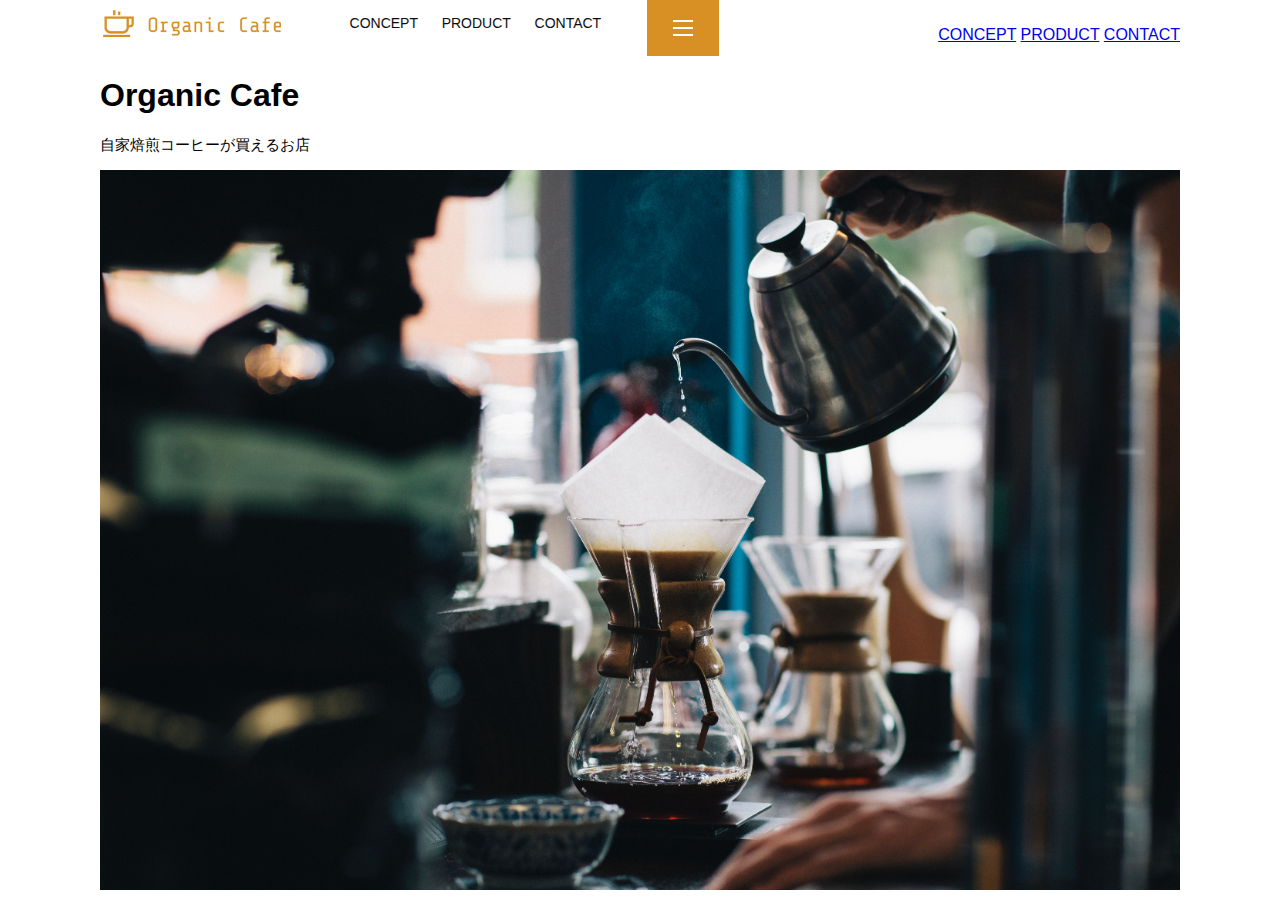
<file: kadai_013/index.html>
<!DOCTYPE html>
<html>
  <head>
    <title>Organic Cafe</title>
    <meta charset="UTF-8" />
    <meta
      name="description"
      content="自家焙煎のコーヒーがお家で楽しめるOrganic Cafe"
    />
    <meta name="viewport" content="width=device-width, initial-scale=1.0" />
    <link rel="stylesheet" href="style.css" />
  </head>
  <body>
    <!-- ヘッダー -->
    <header>
      <!-- ロゴ -->
      <a href="index.html" id="logo"
        ><img src="images/logo.png" alt="トップページに戻る"
      /></a>

      <!-- PC用ナビゲーション -->
      <nav id="nav-pc">
        <a href="index.html#concept">CONCEPT</a>
        <a href="index.html#product">PRODUCT</a>
        <a href="index.html#contact">CONTACT</a>
      </nav>

      <!--スマホ用-->
      <img id="menu-sp" src="images/button-menu.png" alt="ナビゲーションを開く" onclick="document.getElementById('nav-sp').style.display = 'block'">
      <!--スマホ用-->
      <nav id="nav-sp">
        <img id="close" src="images/button-close.png" alt="ナビゲーションを閉じる" onclick="document.getElementById('nav-sp').style.display = 'none'">
        <a id="logo-sp" href="index.html" onclick="document.getElementById('nav-sp').style.display = 'none'">
          <img src="images/logo-sp.png" alt="トップページに戻る"></a>
        <a class="menu" href="index.html#concept" onclick="document.getElementById('nav-sp').style.display = 'none'">CONCEPT</a>
        <a class="menu" href="index.html#product" onclick="document.getElementById('nav-sp').style.display = 'none'">PRODUCT</a>
        <a class="menu" href="index.html#contact" onclick="document.getElementById('nav-sp').style.display = 'none'">CONTACT</a>
      </nav>
    </header>
    <main>
      <article>
        <!-- メインビジュアル -->
        <section id="main-visual">
          <div id="main-message">
            <h1>Organic Cafe</h1>
            <p>自家焙煎コーヒーが買えるお店</p>
          </div>
          <img
            src="images/main-image.jpg"
            alt="コーヒーをハンドドリップで淹れる画像"
          />
        </section>
      </article>
    </main>
  </body>
</html>
</file>
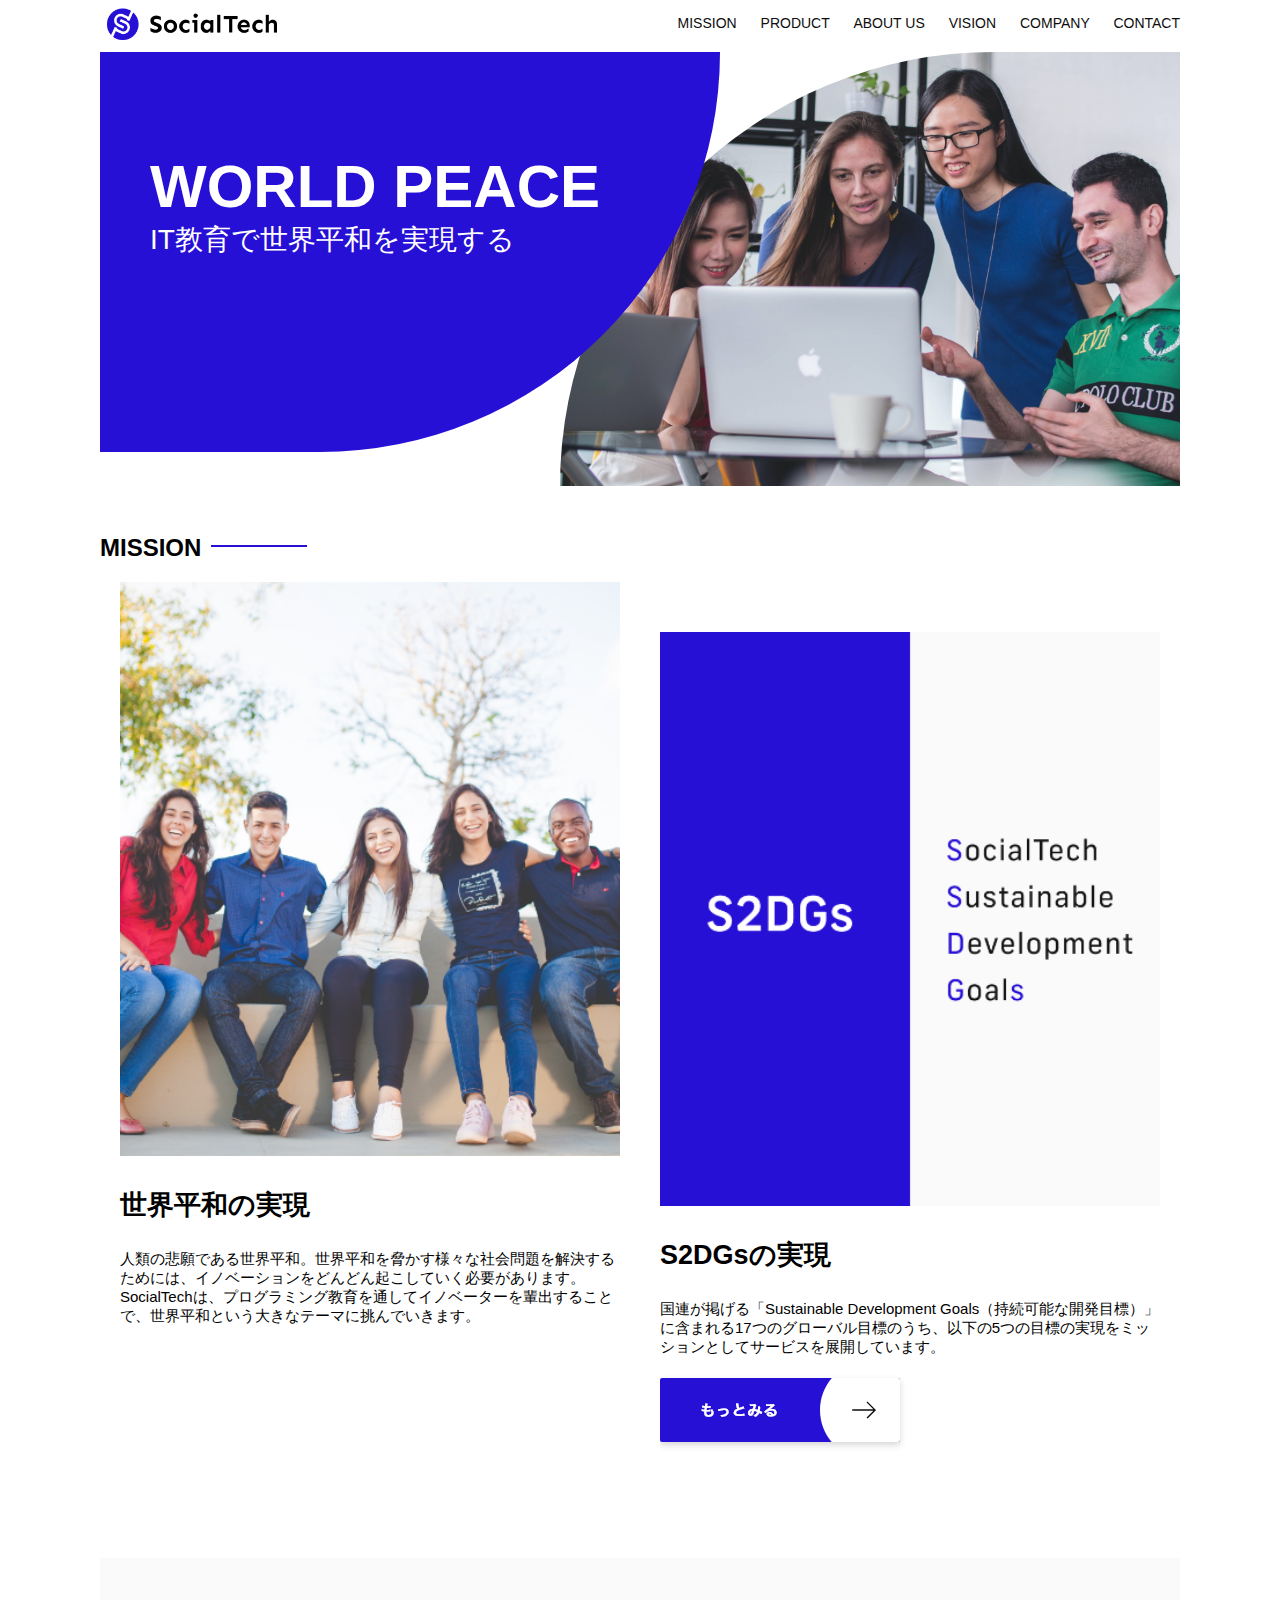
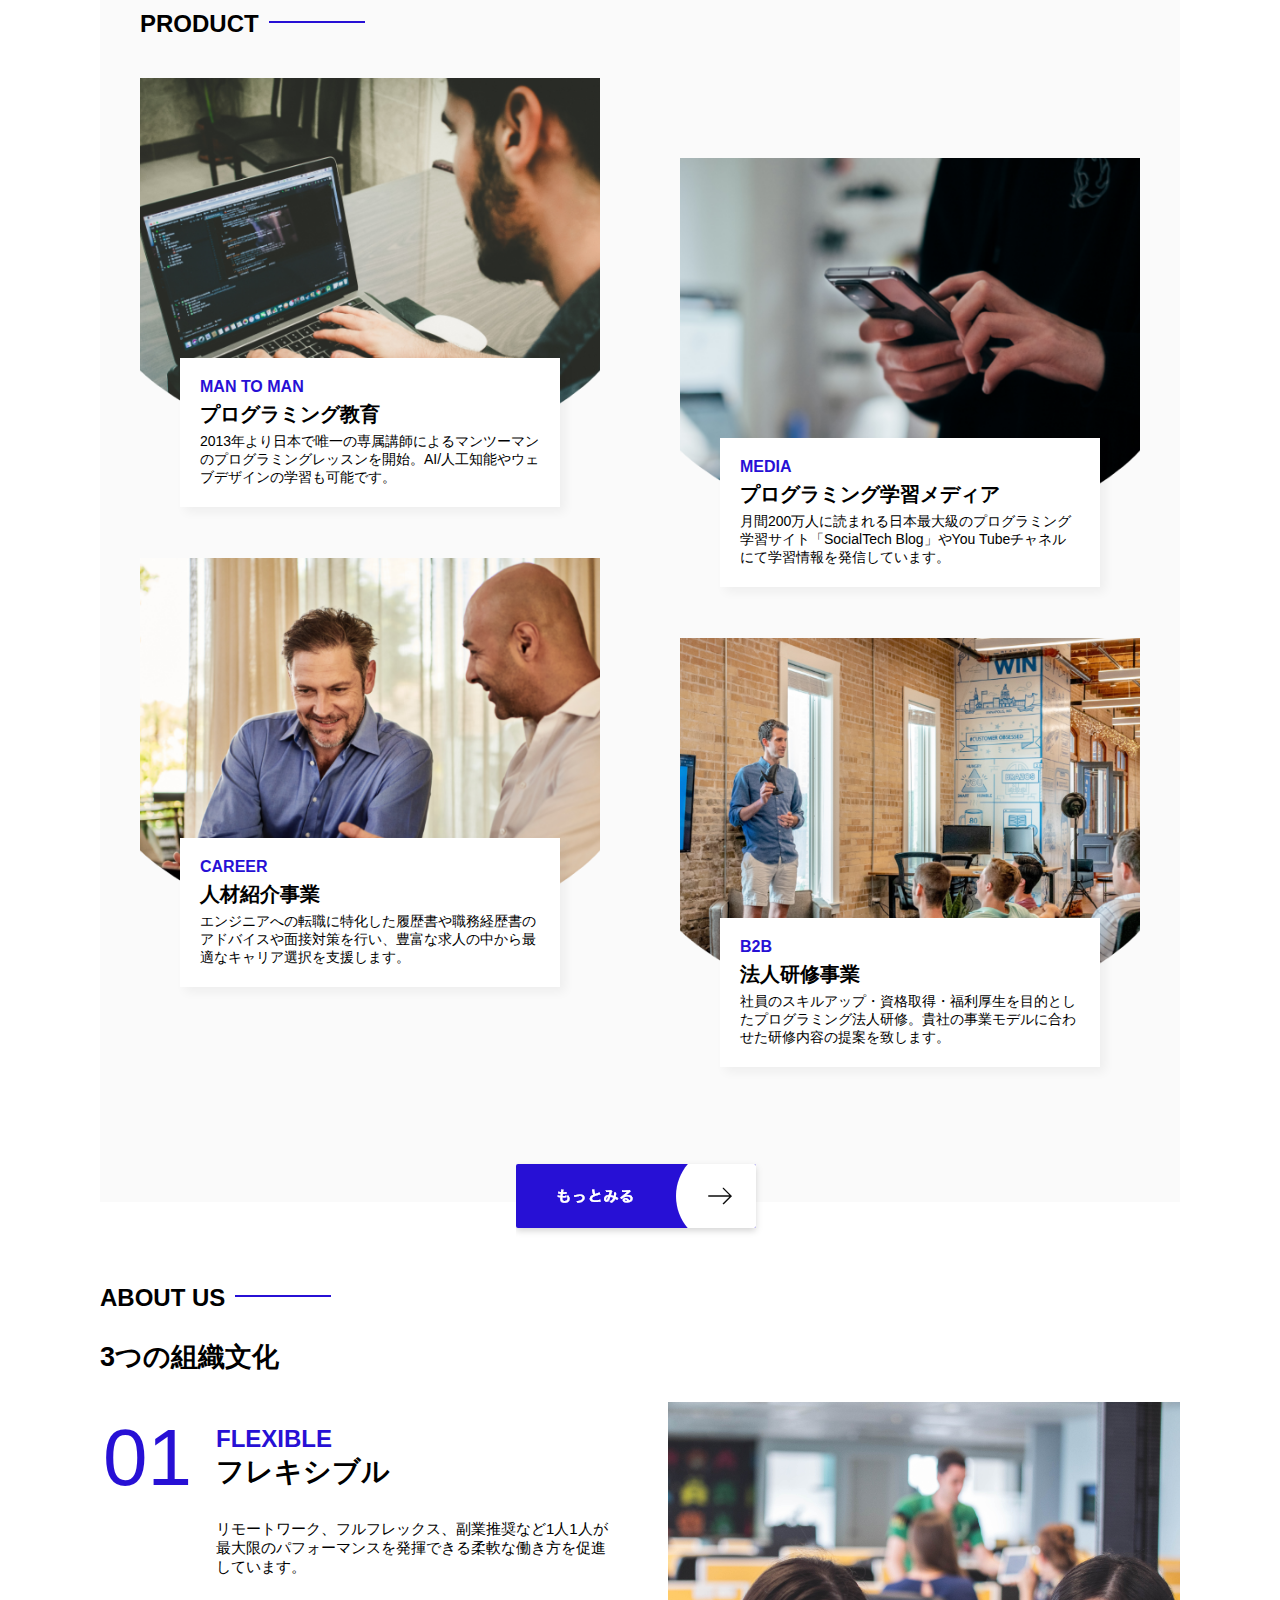
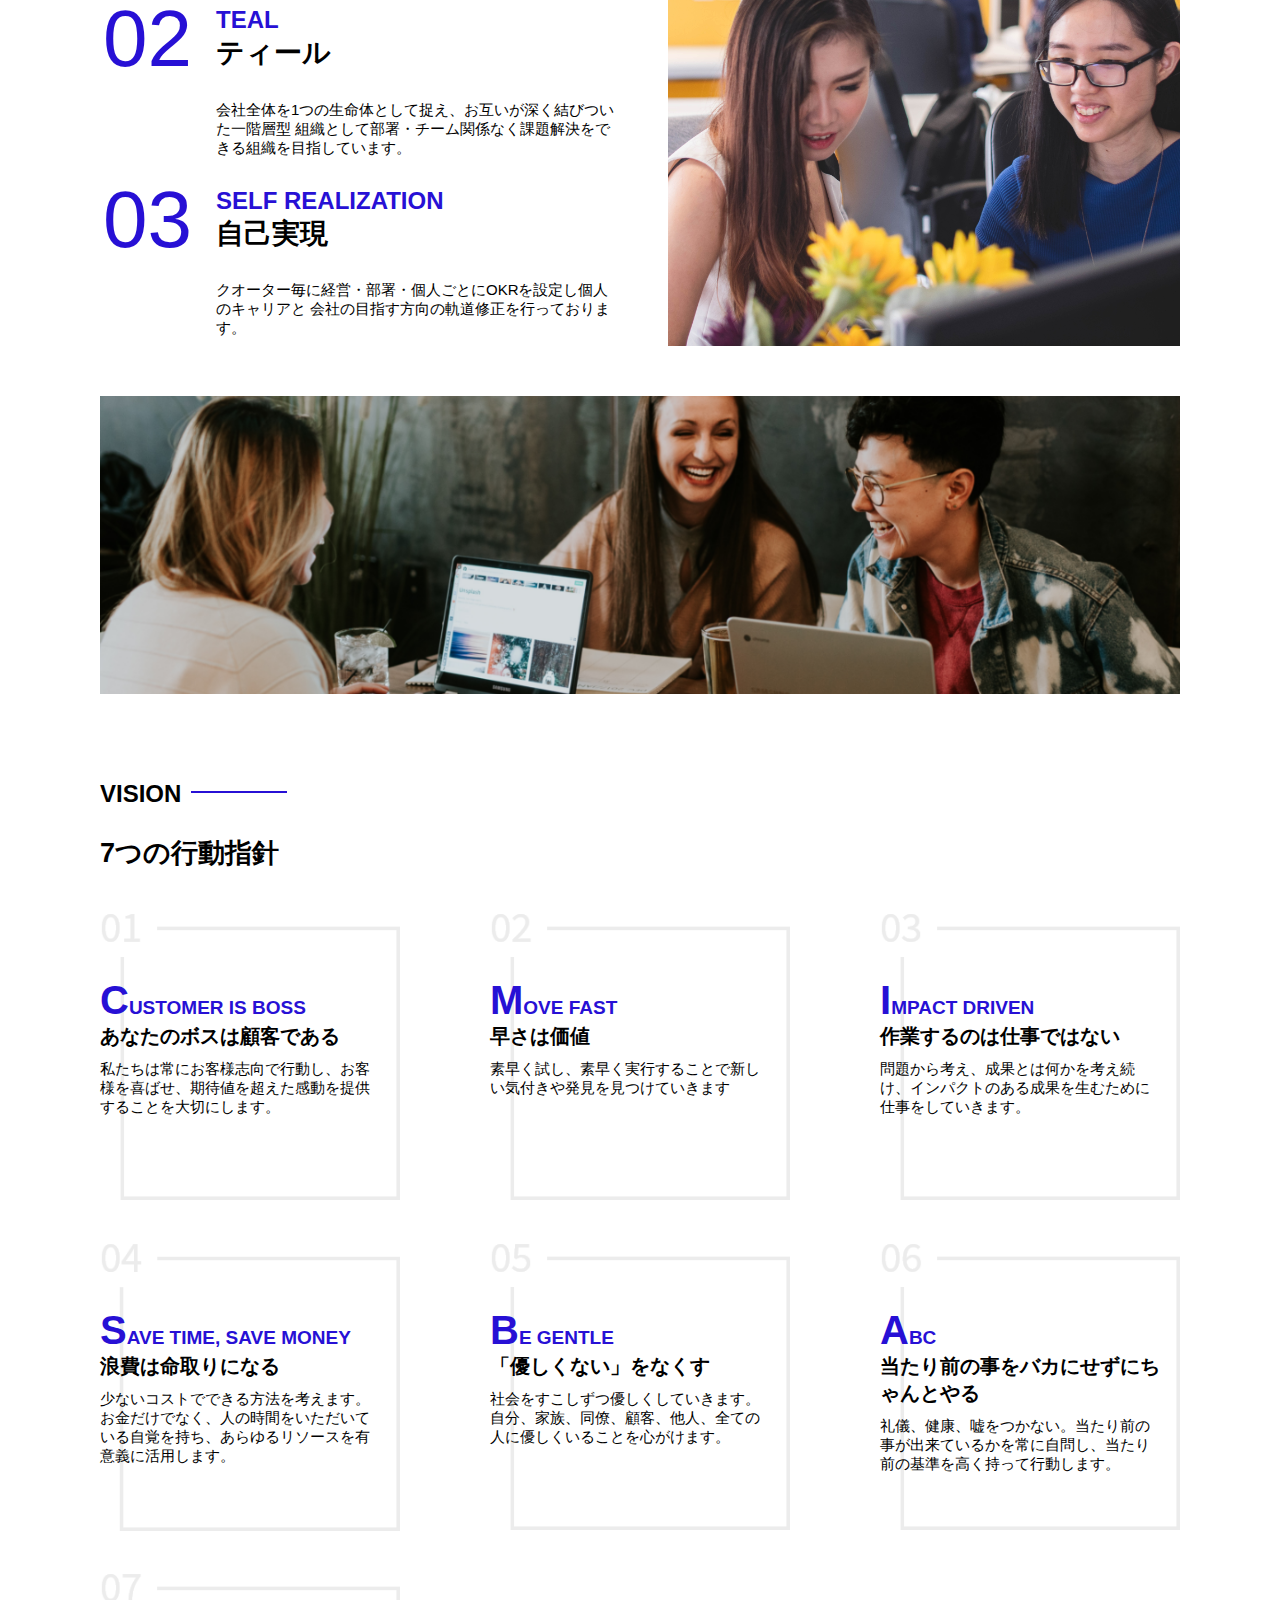
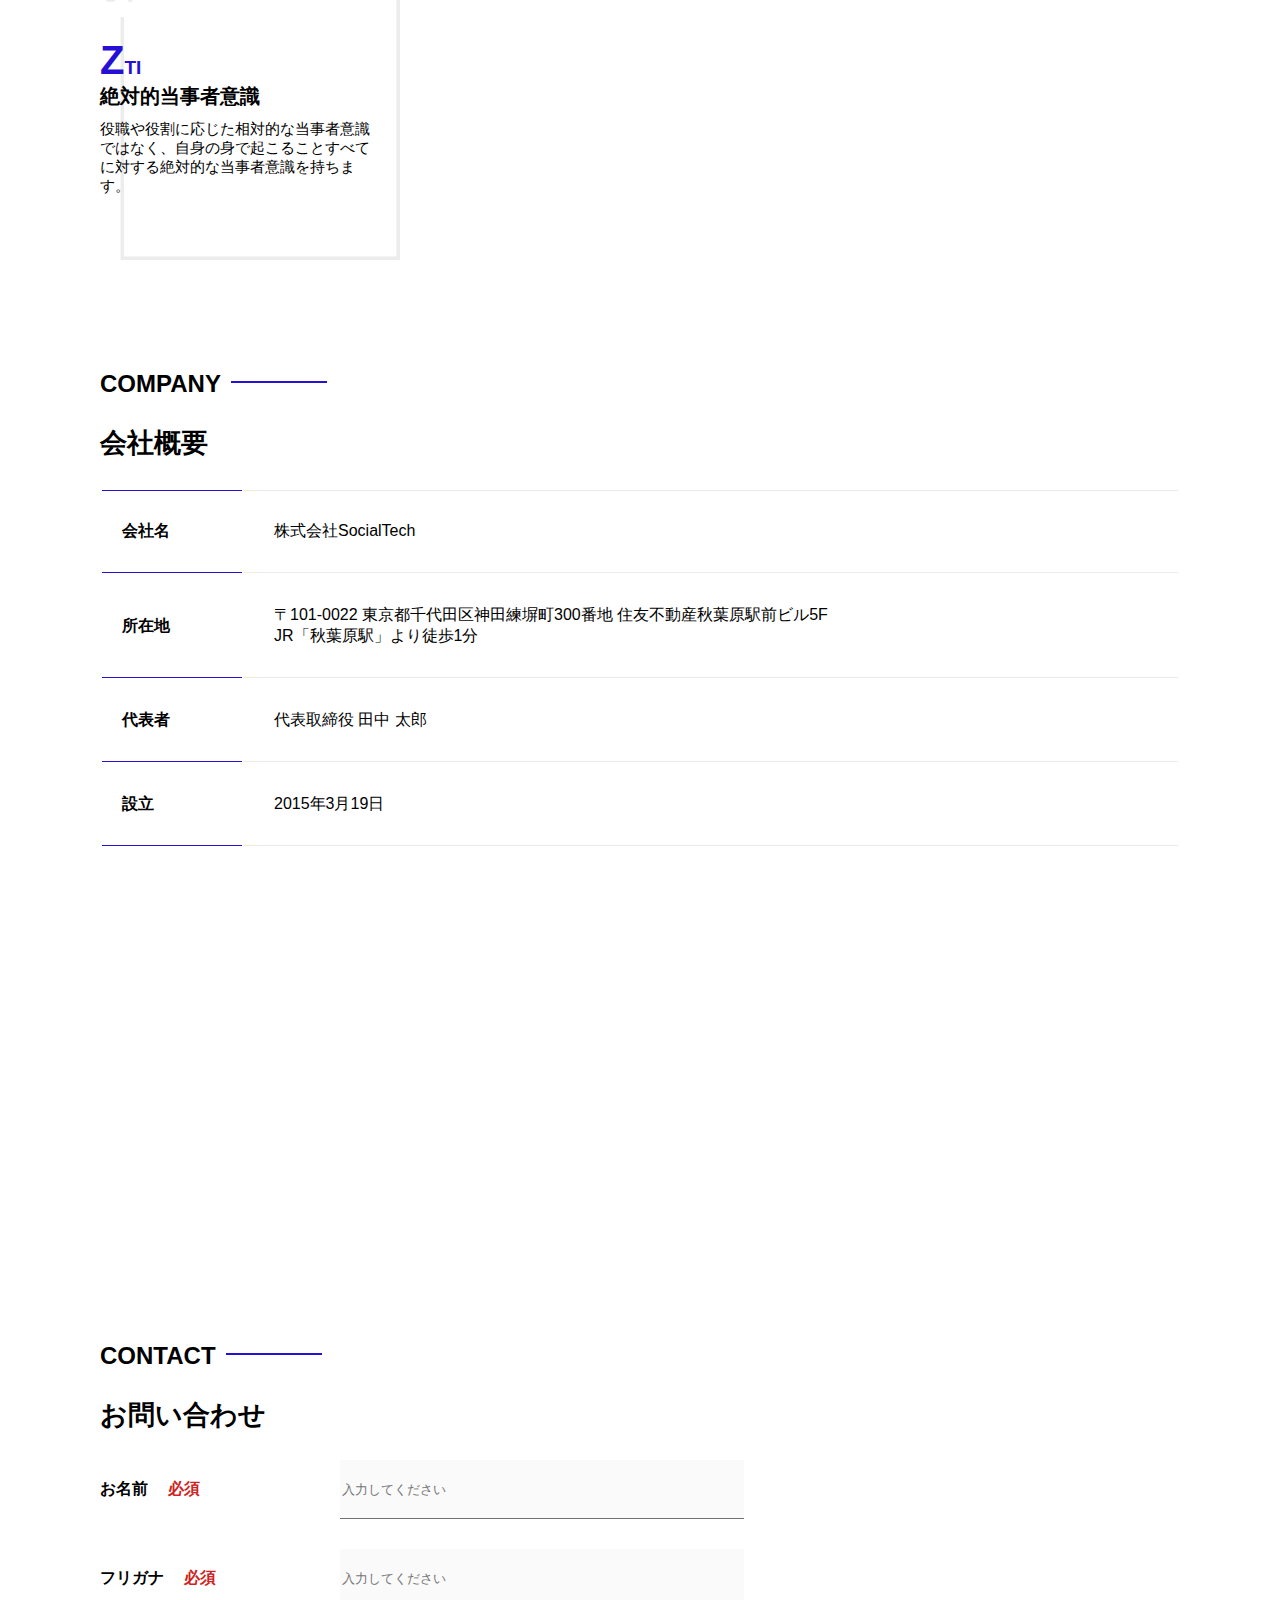
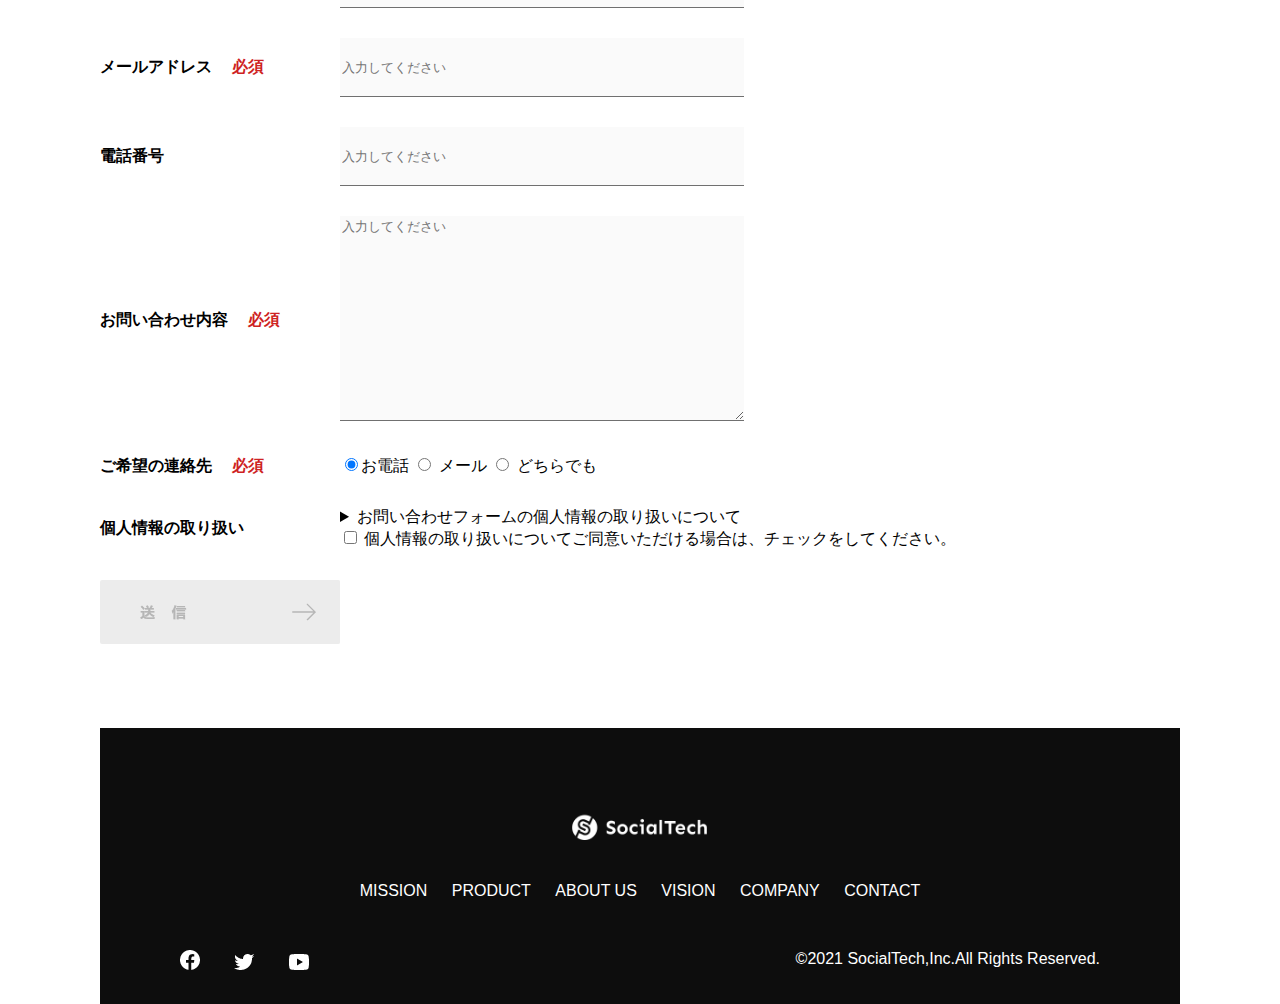
<file: kadai_tutorial_output/index.html>
<!DOCTYPE html>
<html>
  <head>
    <title>SocialTech</title>
    <meta charset="utf-8">
    <meta name="description" content="SocialTechはEdTech業界のリーディングカンパニーを目指します。">
    <meta name="viewport" content="width=device-width,initial-scale=1.0">
    <link rel="stylesheet" href="style.css">
  </head>
  <body>
    <!--ヘッダー-->
    <header>
<!--ロゴ-->
      <a href="index.html" id="logo"><img src="images/logo.png" alt="トップページに戻る"></a>
      <!--PC用ナビゲーション-->
      <nav id="nav-pc">
        <a href="mission.html">MISSION</a>
        <a href="product.html">PRODUCT</a>
        <a href="index.html#aboutus">ABOUT US</a>
        <a href="index.html#vision">VISION</a>
        <a href="index.html#company">COMPANY</a>
        <a href="index.html#contact">CONTACT</a>
      </nav>
      <!--スマホ用メニューボタン-->
      <img id="menu-sp" src="images/button-menu.png" alt="ナビゲーションを開く" onclick="document.getElementById('nav-sp').style.display='block'">
      
      <!--スマホ用ナビゲーション-->
      <nav id="nav-sp">
        <img id="close" src="images/button-close.png" alt="ナビゲーションを閉じる" onclick="document.getElementById('nav-sp').style.display='none'">
        <a id="logo-sp" href="index.html" onclick="document.getElementById('nav-sp').style.display='none'"><img 
          src="images/logo-sp.png" alt="トップページに戻る"></a>
        <a class="menu" href="mission.html" onclick="document.getElementById('nav-sp').style.display='none'">MISSION</a>
        <a class="menu" href="product.html" onclick="document.getElementById('nav-sp').style.display='none'">PRODUCT</a>
        <a class="menu" href="index.html#aboutus" onclick="document.getElementById('nav-sp').style.display='none'">ABOUT 
          US</a>
        <a class="menu" href="index.html#vision" 
          onclick="document.getElementById('nav-sp').style.display='none'">VISION</a>
        <a class="menu" href="index.html#company" 
          onclick="document.getElementById('nav-sp').style.display='none'">COMPANY</a>
        <a class="menu" href="index.html#contact" 
          onclick="document.getElementById('nav-sp').style.display='none'">CONTACT</a>
        <div id="sns">
          <a href="https://www.facebook.com/sejuku2013"><img src="images/button-facebook.png" alt="Facebookのリンク"></a>
          <a href="https://twitter.com/samuraijuku"><img src="images/button-twitter.png" alt="Twitterのリンク"></a>
          <a href="https://www.youtube.com/channel/UCCFOQO5aDK0xXam4cUQXT8g"><img src="images/button-youtube.png" alt="YouTubeのリンク"></a>
        </div>
      </nav>
    </header>
    <main>
      <article>
        <!--メインビジュアル-->
        <section id="main-visual">
          <div id="main-message">
            <h1>WORLD PEACE</h1>
            <p>IT教育で世界平和を実現する</p>
          </div>
          <img src="images/index/index-main.png"alt="PCの周りに集まる多国籍の仲間たち">
        </section>
        <section id="mission">
          <h2 class="index-h2">MISSION</h2>
          <div id="mission-flex">
            <div>
              <img id="mission-photo" src="images/index/index-mission.png" alt="屋外のベンチで写真を撮影する多国籍の仲間たち">
              <h3>世界平和の実現</h3>
              <p>
                人類の悲願である世界平和。世界平和を脅かす様々な社会問題を解決するためには、イノベーションをどんどん起こしていく必要があります。SocialTechは、プログラミング教育を通してイノベーターを輩出することで、世界平和という大きなテーマに挑んでいきます。
              </p>
            </div>
            <div>
              <img id="s2dgs" src="images/index/s2dgs.png" alt="S2DGs">
              <h3>S2DGsの実現</h3>
              <p>国連が掲げる「Sustainable Development Goals（持続可能な開発目標）」に含まれる17つのグローバル目標のうち、以下の5つの目標の実現をミッションとしてサービスを展開しています。</p>
              <a href="mission.html">
                <img src="images/button-more.png" alt="もっとみる">
              </a>
            </div>
          </div>
        </section>
        <!--プロダクト-->
        <section id="product">
          <h2 class="index-h2">PRODUCT</h2>
          <div>
            <div id="product-left">
              <div>
              <img class="product-photo" src="images/index/index-mantoman.png" alt="PCでコードを書く男性">
              <div class="product-explain">
                <span>MAN TO MAN</span>
                <h3>プログラミング教育</h3>
                <p>2013年より日本で唯一の専属講師によるマンツーマンのプログラミングレッスンを開始。AI/人工知能やウェブデザインの学習も可能です。</p>
              </div>
            </div>
            <div>
              <img class="product-photo" src="images/index/index-career.png" alt="笑顔で話し合う2人の男性">
              <div class="product-explain">
                <span>CAREER</span>
                <h3>人材紹介事業</h3>
                <p>エンジニアへの転職に特化した履歴書や職務経歴書のアドバイスや面接対策を行い、豊富な求人の中から最適なキャリア選択を支援します。</p>
              </div>
            </div>
          </div>
            <div id="product-right">
              <div>
              <img class="product-photo" src="images/index/index-media.png" alt="スマートフォンを操作する人">
              <div class="product-explain">
              <span>MEDIA</span>
              <h3>プログラミング学習メディア</h3>
              <p>月間200万人に読まれる日本最大級のプログラミング学習サイト「SocialTech Blog」やYou Tubeチャネルにて学習情報を発信しています。</p>
            </div>
          </div>
          <div>
            <img class="product-photo" src="images/index/index-b2b.png" alt="講演中の男性とそれを聴く人々">
            <div class="product-explain">
            <span>B2B</span>
            <h3>法人研修事業</h3>
            <p>社員のスキルアップ・資格取得・福利厚生を目的としたプログラミング法人研修。貴社の事業モデルに合わせた研修内容の提案を致します。</p>
          </div>
        </div>
      </div>
    </div>
    <div>
      <a id="product-more" href="product.html">
        <img src="images/button-more.png" alt="もっとみる">
      </a>
    </div>
        </section>
        <!---ABOUT US-->
        <section id="aboutus">
          <h2 class="index-h2">ABOUT US</h2>
          <h3>3つの組織文化</h3>
          <div>
           <table class="culture-table">
            <tr>
              <td>
                <span class="culture-num">01</span>
              </td>
              <td>
                <span class="culture-en">FLEXIBLE</span>
                <span class="culture-jp">フレキシブル</span>
              </td>
            </tr>
            <tr>
              <td>
                <!--空のセル-->
              </td>
              <td>
                <p class="culture-description">
                  リモートワーク、フルフレックス、副業推奨など1人1人が最大限のパフォーマンスを発揮できる柔軟な働き方を促進しています。
                </p>
              </td>
            </tr>
            <tr>
            <td>
              <span class="culture-num">02</span>
            </td>
            <td>
              <span class="culture-en">TEAL</span>
              <span class="culture-jp">ティール</span>
            </td>
          </tr>
          <tr>
            <td>
              <!--空のセル-->
            </td>
            <td>
              <p class="culture-description">
                会社全体を1つの生命体として捉え、お互いが深く結びついた一階層型
                   組織として部署・チーム関係なく課題解決をできる組織を目指しています。
              </p>
            </td>
          </tr>
          <tr>
          <td>
            <span class="culture-num">03</span>
          </td>
          <td>
            <span class="culture-en">SELF REALIZATION</span>
            <span class="culture-jp">自己実現</span>
          </td>
        </tr>
        <tr>
          <td>
            <!--空のセル-->
          </td>
          <td>
            <p class="culture-description">
              クオーター毎に経営・部署・個人ごとにOKRを設定し個人のキャリアと
              会社の目指す方向の軌道修正を行っております。
            </p>
          </td>
        </tr>
           </table>
            <img class="culture-img" src="images/index/index-aboutus1.png" alt="笑顔で話し合う2人の女性">
          </div>
          <img class="culture-img2" src="images/index/index-aboutus2.png" alt="笑顔で話し合う3人の男女">
        </section>
        <!--VISION-->
        <section id="vision">
          <h2 class="index-h2">VISION</h2>
          <h3>7つの行動指針</h3>
          <div>
            <div class="vision-box">
              <img src="images/index/vision-01.png" alt="01">
              <span>
                <h4>CUSTOMER IS BOSS</h4>
                <h5>あなたのボスは顧客である</h5>
                <p>私たちは常にお客様志向で行動し、お客様を喜ばせ、期待値を超えた感動を提供することを大切にします。</p>
              </span>
            </div>
            <div class="vision-box">
              <img src="images/index/vision-02.png" alt="02">
              <span>
                <h4>MOVE FAST</h4>
                <h5>早さは価値</h5>
                <p>素早く試し、素早く実行することで新しい気付きや発見を見つけていきます</p>
              </span>
            </div>
            <div class="vision-box">
              <img src="images/index/vision-03.png" alt="03">
              <span>
                <h4>IMPACT DRIVEN</h4>
                <h5>作業するのは仕事ではない</h5>
                <p>問題から考え、成果とは何かを考え続け、インパクトのある成果を生むために仕事をしていきます。</p>
              </span>
            </div>
            <div class="vision-box">
              <img src="images/index//vision-04.png" alt="04">
              <span>
                <h4>SAVE TIME, SAVE MONEY</h4>
                <h5>浪費は命取りになる</h5>
                <p>少ないコストでできる方法を考えます。お金だけでなく、人の時間をいただいている自覚を持ち、あらゆるリソースを有意義に活用します。</p>
              </span>
            </div>
            <div class="vision-box">
              <img src="images/index/vision-05.png" alt="05">
              <span>
                <h4>BE GENTLE</h4>
                <h5>「優しくない」をなくす</h5>
                <p>社会をすこしずつ優しくしていきます。自分、家族、同僚、顧客、他人、全ての人に優しくいることを心がけます。</p>
              </span>
            </div>
            <div class="vision-box">
              <img src="images/index/vision-06.png" alt="06">
              <span>
                <h4>ABC</h4>
                <h5>当たり前の事をバカにせずにちゃんとやる</h5>
                <p>礼儀、健康、嘘をつかない。当たり前の事が出来ているかを常に自問し、当たり前の基準を高く持って行動します。</p>
              </span>
            </div>
            <div class="vision-box">
              <img src="images/index/vision-07.png" alt="07">
              <span>
                <h4>ZTI</h4>
                <h5>絶対的当事者意識</h5>
                <p>役職や役割に応じた相対的な当事者意識ではなく、自身の身で起こることすべてに対する絶対的な当事者意識を持ちます。</p>
              </span>
            </div>
          </div>
        </section>
        <!--COMPANY-->
        <section id="company">
          <h2 class="index-h2">COMPANY</h2>
          <h3>会社概要</h3>
          <table id="company-table">
            <tr>
              <th class="tableheader-first">会社名</th>
              <td class="cell-first">株式会社SocialTech</td>
            </tr>
            <tr>
              <th class="tableheader">所在地</th>
              <td class="cell">〒101-0022 東京都千代田区神田練塀町300番地 住友不動産秋葉原駅前ビル5F<br>JR「秋葉原駅」より徒歩1分</td>
            </tr>
            <tr>
             <th class="tableheader">代表者</th>
             <td class="cell">代表取締役 田中 太郎</td>
            </tr>
            <tr>
              <th class="tableheader">設立</th>
              <td class="cell">2015年3月19日</td>
            </tr>
          </table>
          <iframe
           src="https://www.google.com/maps/embed?pb=!1m18!1m12!1m3!1d3240.0688551336807!2d139.7720776771055!3d35.69992317258124!2m3!1f0!2f0!3f0!3m2!1i1024!2i768!4f13.1!3m3!1m2!1s0x60188fee13660e23%3A0x77137876edf742ac!2z5L2P5Y-L5LiN5YuV55Sj56eL6JGJ5Y6f6aeF5YmN44OT44Or!5e0!3m2!1sja!2sjp!4v1704858013291!5m2!1sja!2sjp"
           style="border:0;" allowfullscreen="" loading="lazy">
         </iframe>
        </section>
        <!--お問い合わせフォーム-->
        <section id="contact">
          <h2 class="index-h2">CONTACT</h2>
          <h3>お問い合わせ</h3>
          <form>
            <div>
              <div class="contact-heading">
                <label class="contact-label">お名前<span class="contact-span">必須</span></label>
              </div>
              <div>
                <input type="text" name="name" placeholder="入力してください" class="contact-textbox">
              </div>
            </div>
            <div>
              <div class="contact-heading">
                <label class="contact-label">フリガナ<span class="contact-span">必須</span></label>
              </div>
              <div>
                <input type="text" name="hurigana" placeholder="入力してください" class="contact-textbox">
              </div>
            </div>
            <div>
              <div class="contact-heading">
                <label class="contact-label">メールアドレス<span class="contact-span">必須</span></label>
              </div>
              <div>
                <input type="text" name="email" placeholder="入力してください" class="contact-textbox">
              </div>
            </div>
            <div>
              <div class="contact-heading">
                <label class="contact-label">電話番号</label>
              </div>
              <div>
                <input type="text" name="tel" placeholder="入力してください" class="contact-textbox">
              </div>
            </div>
            <div>
              <div class="contact-heading">
                <label class="contact-label">お問い合わせ内容<span class="contact-span">必須</span></label>
              </div>
              <div>
                <textarea class="contact-textarea" placeholder="入力してください" name="message"></textarea>
              </div>
            </div>
            <div>
              <div class="contact-heading">
                <label class="contact-label">ご希望の連絡先<span class="contact-span">必須</span></label>
              </div>
              <div>
                <input class="radiobutton" type="radio" value="tel" name="contact" checked><label>お電話</label>
                <input class="radiobutton" type="radio" value="mail" name="contact">
<label>メール</label>
                <input class="radiobutton" type="radio" value="both" name="contact">
<label>どちらでも</label>
              </div>
            </div>
            <div>
              <div class="contact-heading">
                <label class="contact-label">個人情報の取り扱い</label>
              </div>
              <div>
                <details>
                  <summary>お問い合わせフォームの個人情報の取り扱いについて</summary>
                  <div>
                    <span>１. 組織の名称又は氏名</span><br>
                    株式会社SocialTech<br><br>
                    <span>２. 個人情報保護管理者（若しくはその代理人）の氏名又は職名、所属及び連絡先
                      鈴木　一郎　コーポレート部
                    </span><br>
                    メールアドレス:samurai@example.com<br>
                    TEL:03-1234-5678<br>
                    <span>３. 個人情報の利用目的</span><br>
                    ・本サービス及び本サービスに関連する情報の提供又はそれらに関する連絡のため<br>
                    ・ユーザーの本人確認のため<br>
                    ・当社サービスのご案内のため<br>
                    ・当社の商品等の広告または宣伝（電子メールによるものを含むものとします。）<br><br>
                    <span>４. 個人情報の取り扱い業務の委託</span><br>
                    個人情報の取扱業務の全部または一部を外部に業務委託する場合があります。<br>
                   その際、弊社は、個人情報を適切に保護できる管理体制を敷き実行していることを条件として<br>
                   委託先を厳選したうえで、機密保持契約を委託先と締結し、お客様の個人情報を厳密に管理させます。<br><br>
                   <span>５. 個人情報の開示等の請求</span><br>
                   お客様は、弊社に対してご自身の個人情報の開示等（利用目的の通知、開示、内容の訂正・追加・削除、利用の停止または消去、第三者への提供の停止）に関して、当社問合わせ窓口に申し出ることができます。<br>
                   その際、弊社はお客様ご本人を確認させていただいたうえで、合理的な期間内に対応いたします。<br><br>
                   なお、個人情報に関する弊社問合わせ先は、次の通りです。<br><br>
                   株式会社SocialTech　個人情報問合せ窓口<br>
                   〒101-0022 東京都千代田区神田練塀町300番地 住友不動産秋葉原駅前ビル5F<br>
                   メールアドレス：samurai@example.com　TEL：03-1234-5678<br><br>
                   <span>６．個人情報を提供されることの任意性について</span><br><br>
                   お客様がご自身の個人情報を弊社に提供されるか否かは、お客様のご判断によりますが、もしご提供されない場合には、適切なサービスが提供できない場合がありますので予めご了承ください。
                  </div>
                </details>
                <input type="checkbox" name="agree">
                <span>個人情報の取り扱いについてご同意いただける場合は、チェックをしてください。</span>
              </div>
            </div>
            <input type="image" src="images/button-submit.png" alt="送信する">
          </form>
        </section>
      </article>
      <footer>
        <div id="footer-logo">
          <img src="images/logo-sp.png" alt="SocialTech">
        </div>
        <div id="footer-link">
          <a href="mission.html">MISSION</a>
          <a href="product.html">PRODUCT</a>
          <a href="index.html#aboutus">ABOUT US</a>
          <a href="index.html#vision">VISION</a>
          <a href="index.html#company">COMPANY</a>
          <a href="index.html#contact">CONTACT</a>
        </div>
        <div id="sns-footer">
          <a href="https://www.facebook.com/sejuku2013"><img src="images/button-facebook.png" alt="Facebookのリンク"></a>
          <a href="https://twitter.com/samuraijuku"><img src="images/button-twitter.png" alt="Twitterのリンク"></a>
          <a href="https://www.youtube.com/channel/UCCFOQO5aDK0xXam4cUQXT8g"><img src="images/button-youtube.png" alt="YouTubeのリンク"></a>
          <span id="copyright">&copy;2021 SocialTech,Inc.All Rights Reserved.</span>
        </div>
      </footer>
    </main>
  </body>
</html>
</file>
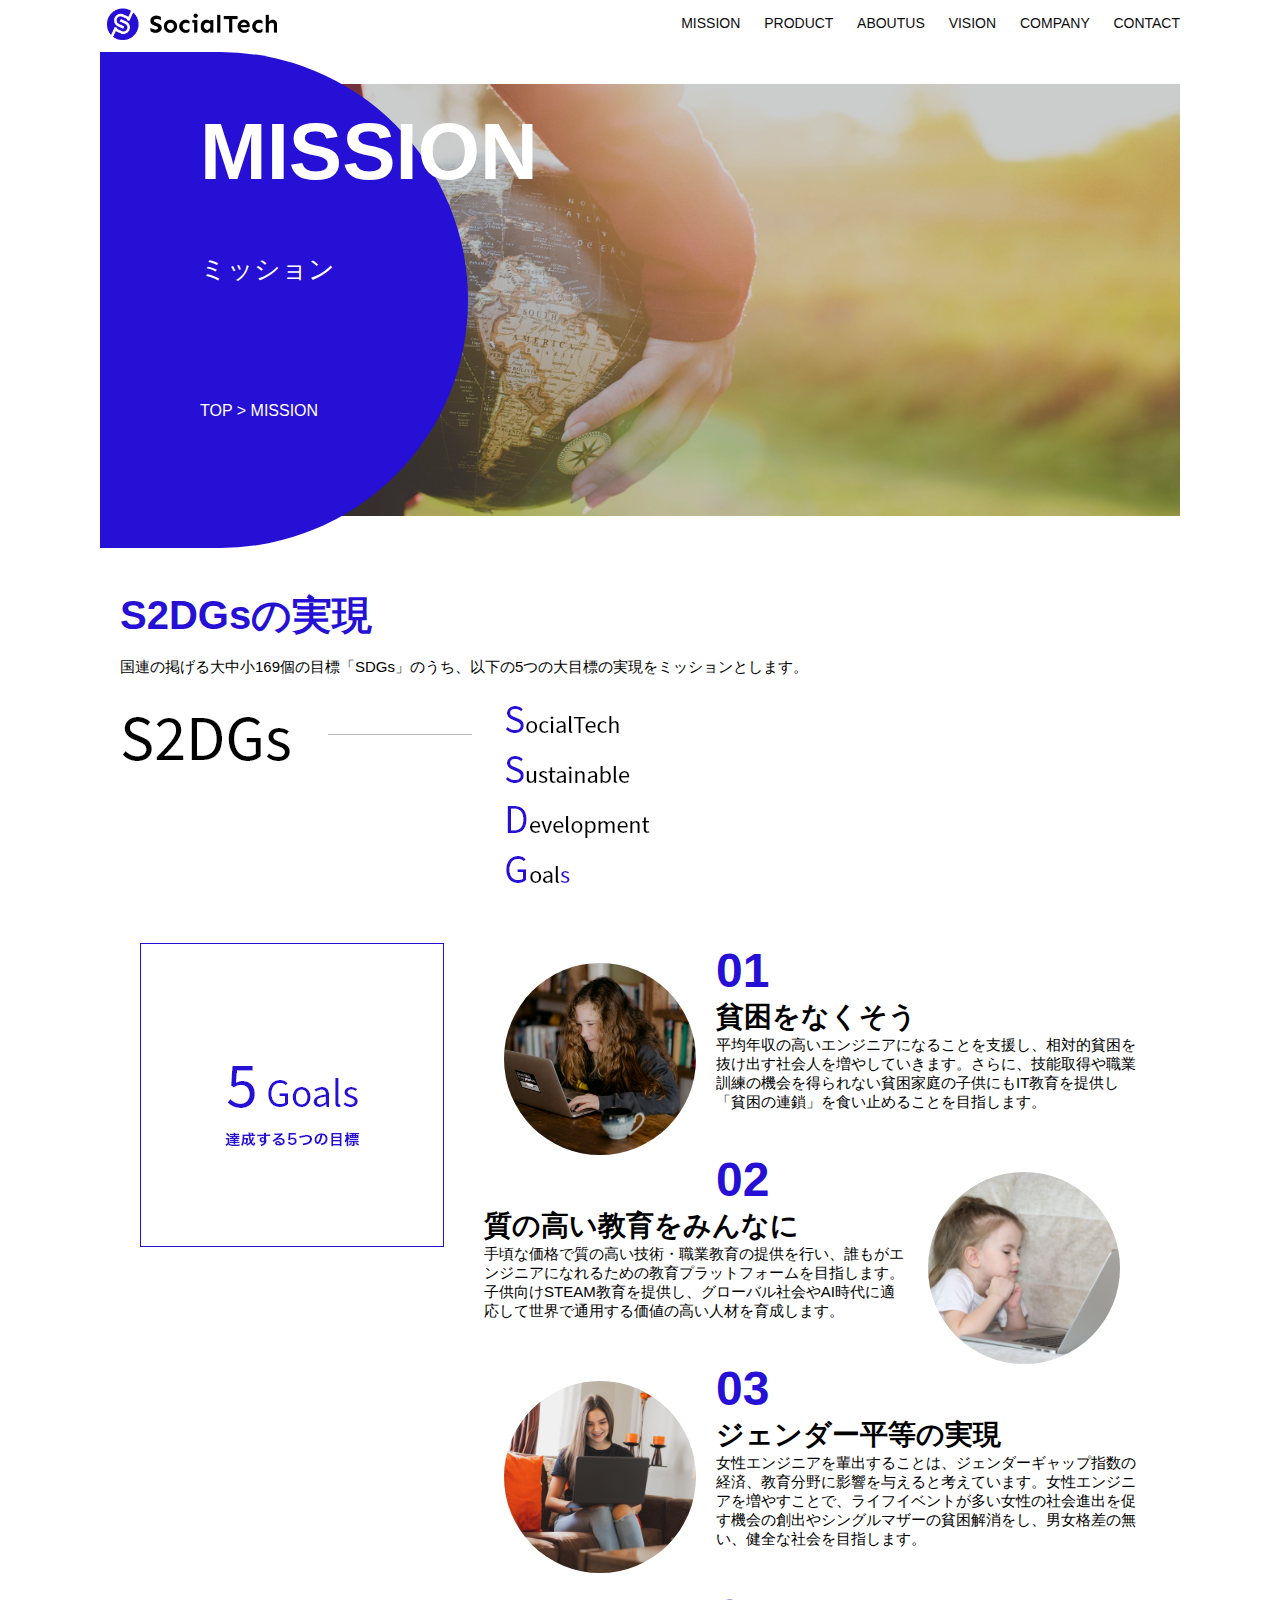
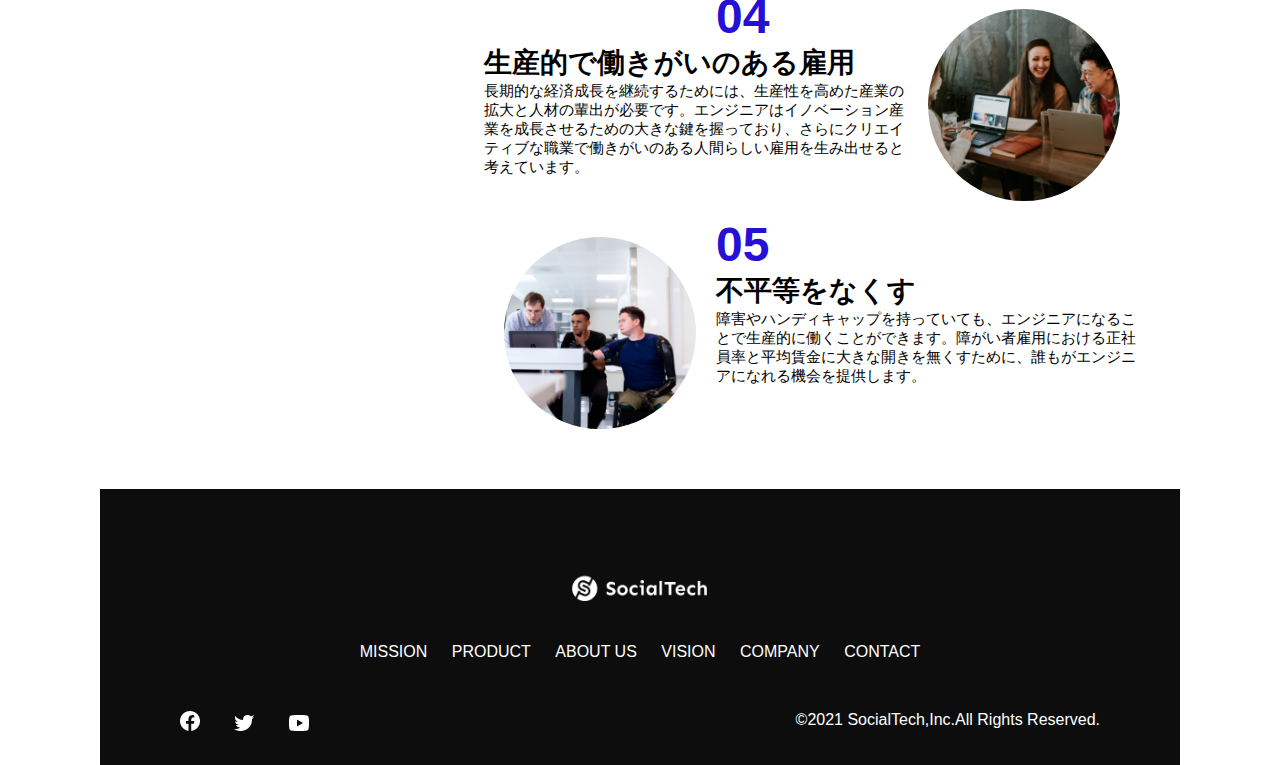
<file: kadai_tutorial_output/mission.html>
<!DOCTYPE html>
<html>
  <head>
    <title>SocialTech-MISSION ミッション-</title>
    <meta charset="utf-8">
    <meta name="description" content="SocialTechが目指す5つの目標(S2DGs)を紹介します">
    <meta name="viewport" content="width=device-width,initial-scale=1.0">
    <link rel="stylesheet" href="style.css">
  </head>
  <body>
    <!--ヘッダー-->
    <header>
    <!--ロゴ-->
    <a href="index.html" id="logo"><img src="images/logo.png" alt="トップページに戻る"></a>
    <!--PC用ナビゲーション-->
    <nav id="nav-pc">
      <a href="mission.html">MISSION</a>
      <a href="product.html">PRODUCT</a>
      <a href="index.html#aboutus">ABOUTUS</a>
      <a href="index.html#vision">VISION</a>
      <a href="index.html#company">COMPANY</a>
      <a href="index.html#contact">CONTACT</a>
    </nav>
    <!--スマホ用メニューボタン-->
    <img id="menu-sp" src="images/button-menu.png" alt="ナビゲーションを開く" onclick="document.getElementById('nav-sp').style.display='block'">
    <!--スマホ用ナビゲーション-->
    <nav id="nav-sp">
      <img id="close" src="images/button-close.png" alt="ナビゲーションを閉じる" onclick="document.getElementById('nav-sp').style.display='none'">
      <a id="logo-sp" href="index.html" onclick="document.getElementById('nav-sp').style.display='none'"><img
           src="images/logo-sp.png" alt="トップページに戻る"></a>
      <a class="menu" href="mission.html" onclick="document.getElementById('nav-sp').style.display='none'">MISSION</a>
      <a class="menu" href="product.html" onclick="document.getElementById('nav-sp').style.display='none'">PRODUCT</a>
      <a class="menu" href="index.html#aboutus" onclick="document.getElementById('nav-sp').style.display='none'">ABOUTUS</a>
        <a class="menu" href="index.html#vision"
        onclick="document.getElementById('nav-sp').style.display='none'">VISION</a>
        <a class="menu" href="index.html#company"
        onclick="document.getElementById('nav-sp').style.display='none'">COMPANY</a>
        <a class="menu" href="index.html#contact"
        onclick="document.getElementById('nav-sp').style.display='none'">CONTACT</a>
        <div id="sns">
          <a href="https://www.facebook.com/sejuku2013"><img src="images/button-facebook.png" alt="Facebookのリンク"></a>
          <a href="https://twitter.com/samuraijuku"><img src="images/button-twitter.png" alt="Twitterのリンク"></a>
          <a href="https://www.youtube.com/channel/UCCFOQO5aDK0xXam4cUQXT8g"><img src="images/button-youtube.png" alt="YouTubeのリンク"></a>
        </div>
    </nav>
    </header>
    <main>
      <article>
        <section id="mission-main">
          <div id="mission-title">
            <h1>MISSION</h1>
            <span>ミッション</span>
            <div>TOP > MISSION</div>
          </div>
        </section>
        <section id="mission-s2dgs">
          <h2 class="mission-h2">S2DGsの実現</h2>
          <p>国連の掲げる大中小169個の目標「SDGs」のうち、以下の5つの大目標の実現をミッションとします。</p>
          <img src="images/mission/mission-s2dgs.png" alt="S2DGs">
        </section>
        <section id="mission-5goals">
        <div>
          <img id="s2dgs-image" src="images/mission/mission-5goals.png" alt="5Goals">
        </div>
        <div>
          <div>
            <img class="fivegoals-image-left" src="images/mission/mission-5goals01.png" alt="PCを操作する女の子">
            <span class="fivegoals-number">01</span>
            <h3 class="fivegoals-h3">貧困をなくそう</h3>
            <p class="fivegoals-p">
              平均年収の高いエンジニアになることを支援し、相対的貧困を抜け出す社会人を増やしていきます。さらに、技能取得や職業訓練の機会を得られない貧困家庭の子供にもIT教育を提供し「貧困の連鎖」を食い止めることを目指します。
            </p>
          </div>
          <div>
            <img class="fivegoals-image-right" src="images/mission/mission-5goals02.png" alt="PCを見つめる小さい女の子">
            <span class="fivegoals-number">02</span>
            <h3 class="fivegoals-h3">質の高い教育をみんなに</h3>
            <p class="fivegoals-p">
              手頃な価格で質の高い技術・職業教育の提供を行い、誰もがエンジニアになれるための教育プラットフォームを目指します。子供向けSTEAM教育を提供し、グローバル社会やAI時代に適応して世界で通用する価値の高い人材を育成します。
            </p>
          </div>
          <div>
            <img class="fivegoals-image-left" src="images/mission/mission-5goals03.png" alt="PCを操作する女性">
            <span class="fivegoals-number">03</span>
            <h3 class="fivegoals-h3">ジェンダー平等の実現</h3>
            <p class="fivegoals-p">
              女性エンジニアを輩出することは、ジェンダーギャップ指数の経済、教育分野に影響を与えると考えています。女性エンジニアを増やすことで、ライフイベントが多い女性の社会進出を促す機会の創出やシングルマザーの貧困解消をし、男女格差の無い、健全な社会を目指します。
            </p>
          </div>
          <div>
            <img class="fivegoals-image-right" src="images/mission/mission-5goals04.png" alt="笑顔で話し合う3人の男女">
            <span class="fivegoals-number">04</span>
            <h3 class="fivegoals-h3">生産的で働きがいのある雇用</h3>
            <p class="fivegoals-p">
              長期的な経済成長を継続するためには、生産性を高めた産業の拡大と人材の輩出が必要です。エンジニアはイノベーション産業を成長させるための大きな鍵を握っており、さらにクリエイティブな職業で働きがいのある人間らしい雇用を生み出せると考えています。
            </p>
          </div>
          <div>
            <img class="fivegoals-image-left" src="images/mission/mission-5goals05.png" alt="障害を持つ男性が生き生きと働く様子">
            <span class="fivegoals-number">05</span>
            <h3 class="fivegoals-h3">不平等をなくす</h3>
            <p class="fivegoals-p">
              障害やハンディキャップを持っていても、エンジニアになることで生産的に働くことができます。障がい者雇用における正社員率と平均賃金に大きな開きを無くすために、誰もがエンジニアになれる機会を提供します。
            </p>
          </div>
        </div>
        </section>
      </article>
      <footer>
        <div id="footer-logo">
          <img src="images/logo-sp.png" alt="SocialTech">
        </div>
        <div id="footer-link">
          <a href="mission.html">MISSION</a>
          <a href="product.html">PRODUCT</a>
          <a href="index.html#aboutus">ABOUT US</a>
          <a href="index.html#vision">VISION</a>
          <a href="index.html#company">COMPANY</a>
          <a href="index.html#contact">CONTACT</a>
        </div>
        <div id="sns-footer">
          <a href="https://www.facebook.com/sejuku2013"><img src="images/button-facebook.png" alt="Facebookのリンク"></a>
          <a href="https://twitter.com/samuraijuku"><img src="images/button-twitter.png" alt="Twitterのリンク"></a>
          <a href="https://www.youtube.com/channel/UCCFOQO5aDK0xXam4cUQXT8g"><img src="images/button-youtube.png" alt="YouTubeのリンク"></a>
          <span id="copyright">&copy;2021 SocialTech,Inc.All Rights Reserved.</span>
        </div>
      </footer>
    </main>
  </body>
</html>
</file>
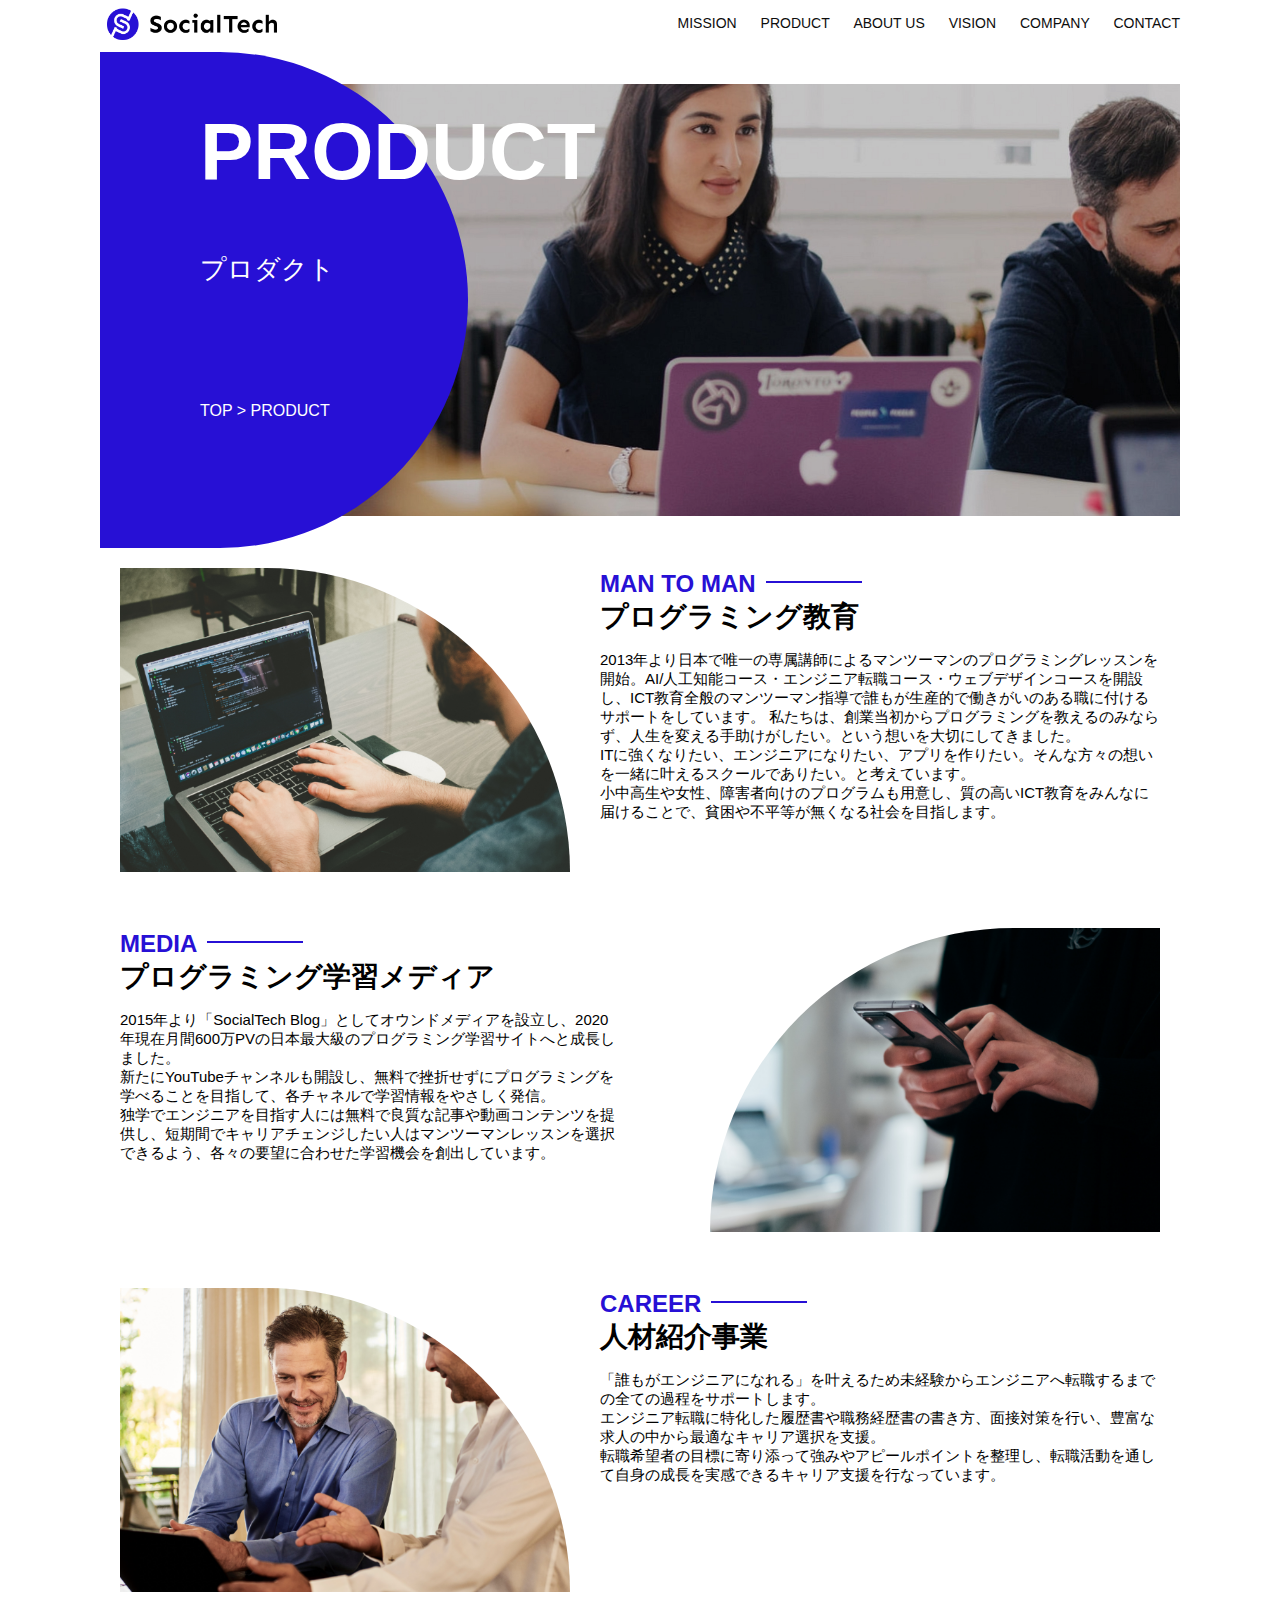
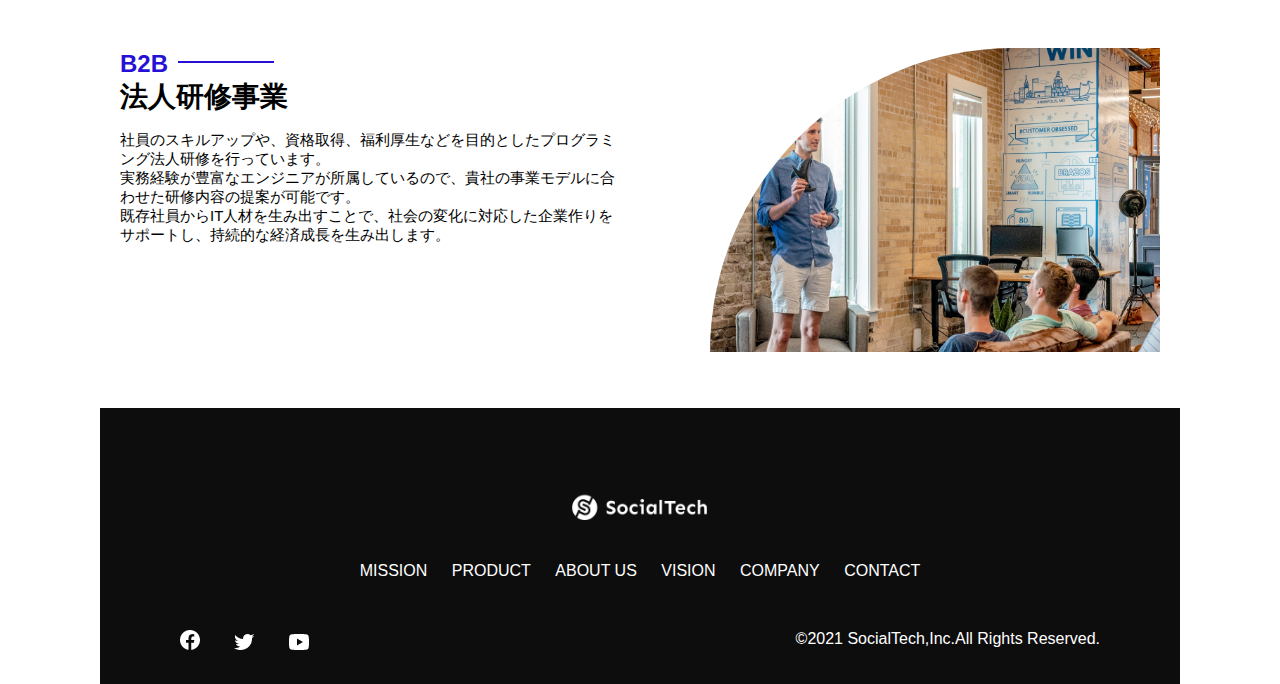
<file: kadai_tutorial_output/product.html>
<!DOCTYPE html>
<html>
  <head>
    <title>SocialTech -PRODUCT プロダクト-</title>
    <meta charset="utf-8">
    <meta name="description" content="SocialTechの4つのプロダクトを紹介します">
    <meta name="viewport" content="width=device-width,initial-scale=1.0">
    <link rel="stylesheet" href="style.css">
  </head>

  <body>
    <!--ヘッダー-->
    <header>
      <!--ロゴ-->
      <a href="index.html" id="logo"><img src="images/logo.png" alt="トップページに戻る"></a>
      <!--PC用ナビゲーション-->
      <nav id="nav-pc">
        <a href="mission.html">MISSION</a>
        <a href="product.html">PRODUCT</a>
        <a href="index.html#aboutus">ABOUT US</a>
        <a href="index.html#vision">VISION</a>
        <a href="index.html#company">COMPANY</a>
        <a href="index.html#contact">CONTACT</a>
      </nav>

      <!--スマホ用メニューボタン-->
      <img id="menu-sp" src="images/button-menu.png" alt="ナビゲーションを開く" onclick="document.getElementById('nav-sp').style.display='block'">

      <!--スマホ用ナビゲーション-->
      <nav id="nav-sp">
        <img id="close" src="images/button-close.png" alt="ナビゲーションを閉じる" onclick="document.getElementById('nav-sp').style.display='none'">
        <a id="logo-sp" href="index.html" onclick="document.getElementById('nav-sp').style.display='none'">
          <img src="images/logo-sp.png" alt="トップページに戻る"></a>
        <a class="menu" href="mission.html" onclick="document.getElementById('nav-sp').style.display='none'">MISSION</a>
        <a class="menu" href="product.html" onclick="document.getElementById('nav-sp').style.display='none'">PRODUCT</a>
        <a class="menu" href="index.html#aboutus" onclick="document.getElementById('nav-sp').style.display='none'">ABOUT US</a>
        <a class="menu" href="index.html#vision" onclick="document.getElementById('nav-sp').style.display='none'">VISION</a>
        <a class="menu" href="index.html#company" onclick="document.getElementById('nav-sp').style.display='none'">COMPANY</a>
        <a class="menu" href="index.html#contact" onclick="document.getElementById('nav-sp').style.display='none'">CONTACT</a>
        <div id="sns">
          <a href="https://www.facebook.com/sejuku2013"><img src="images/button-facebook.png" alt="Facebookのリンク"></a>
          <a href="https://twitter.com/samuraijuku"><img src="images/button-twitter.png" alt="Twitterのリンク"></a>
          <a href="https://www.youtube.com/channel/UCCFOQO5aDK0xXam4cUQXT8g"><img src="images/button-youtube.png" alt="YouTubeのリンク"></a>
        </div>
      </nav>
    </header>
    <main>
      <article>
        <section id="product-main">
          <div id="product-title">
            <h1>PRODUCT</h1>
            <span>プロダクト</span>
            <div>TOP > PRODUCT</div>
          </div>
        </section>
        <section class="product-section1">
          <img src="images/product/product-mantoman.png" alt="PCでコードを書く男性">
          <div>
            <h2 class="product-h2">MAN TO MAN</h2>
            <h3 class="product-h3">プログラミング教育</h3>
            <p>
              2013年より日本で唯一の専属講師によるマンツーマンのプログラミングレッスンを開始。AI/人工知能コース・エンジニア転職コース・ウェブデザインコースを開設し、ICT教育全般のマンツーマン指導で誰もが生産的で働きがいのある職に付けるサポートをしています。
              私たちは、創業当初からプログラミングを教えるのみならず、人生を変える手助けがしたい。という想いを大切にしてきました。<br>ITに強くなりたい、エンジニアになりたい、アプリを作りたい。そんな方々の想いを一緒に叶えるスクールでありたい。と考えています。<br>小中高生や女性、障害者向けのプログラムも用意し、質の高いICT教育をみんなに届けることで、貧困や不平等が無くなる社会を目指します。
            </p>
          </div>
        </section>
        <section class="product-section2">
          <div>
            <h2 class="product-h2">MEDIA</h2>
            <h3 class="product-h3">プログラミング学習メディア</h3>
            <p>2015年より「SocialTech Blog」としてオウンドメディアを設立し、2020年現在月間600万PVの日本最大級のプログラミング学習サイトへと成長しました。<br>新たにYouTubeチャンネルも開設し、無料で挫折せずにプログラミングを学べることを目指して、各チャネルで学習情報をやさしく発信。<br>独学でエンジニアを目指す人には無料で良質な記事や動画コンテンツを提供し、短期間でキャリアチェンジしたい人はマンツーマンレッスンを選択できるよう、各々の要望に合わせた学習機会を創出しています。
            </p>
          </div>
          <img src="images/product/product-media.png" alt="スマートフォンを操作する人">
        </section>
        <section class="product-section1">
          <img src="images/product/product-career.png" alt="笑顔で話し合う2人の男性">
          <div>
            <h2 class="product-h2">CAREER</h2>
            <h3 class="product-h3">人材紹介事業</h3>
            <p>
              「誰もがエンジニアになれる」を叶えるため未経験からエンジニアへ転職するまでの全ての過程をサポートします。<br>エンジニア転職に特化した履歴書や職務経歴書の書き方、面接対策を行い、豊富な求人の中から最適なキャリア選択を支援。<br>転職希望者の目標に寄り添って強みやアピールポイントを整理し、転職活動を通して自身の成長を実感できるキャリア支援を行なっています。<br> 
            </p>
          </div>
        </section>
        <section class="product-section2">
          <div>
            <h2 class="product-h2">B2B</h2>
            <h3 class="product-h3">法人研修事業</h3>
            <p>
              社員のスキルアップや、資格取得、福利厚生などを目的としたプログラミング法人研修を行っています。<br>実務経験が豊富なエンジニアが所属しているので、貴社の事業モデルに合わせた研修内容の提案が可能です。<br>既存社員からIT人材を生み出すことで、社会の変化に対応した企業作りをサポートし、持続的な経済成長を生み出します。
            </p>
          </div>
          <img src="images/product/product-b2b.png" alt="講演中の男性とそれを聴く人々">
        </section>
      </article>
        <footer>
          <div id="footer-logo">
            <img src="images/logo-sp.png" alt="SocialTech">
          </div>
          <div id="footer-link">
            <a href="mission.html">MISSION</a>
            <a href="product.html">PRODUCT</a>
            <a href="index.html#aboutus">ABOUT US</a>
            <a href="index.html#vision">VISION</a>
            <a href="index.html#company">COMPANY</a>
            <a href="index.html#contact">CONTACT</a>
          </div>
          <div id="sns-footer">
            <a href="https://www.facebook.com/sejuku2013"><img src="images/button-facebook.png" alt="Facebookのリンク"></a>
            <a href="https://twitter.com/samuraijuku"><img src="images/button-twitter.png" alt="Twitterのリンク"></a>
          <a href="https://www.youtube.com/channel/UCCFOQO5aDK0xXam4cUQXT8g"><img src="images/button-youtube.png" alt="YouTubeのリンク"></a>
          <span id="copyright">&copy;2021 SocialTech,Inc.All Rights Reserved. </span>
          </div>
        </footer>
      
    </main>
  </body>
</html>
</file>
<file: kadai_013/style.css>
/* PC、スマホ共通スタイル */
body {
  font-family: "Source Sans Pro", "Hiragino Kaku Gothic ProN", Meiryo, Arial,
    sans-serif;
}

p {
  font-size: 15px;
}

#main-visual>img {
  width: 100%;
}

/*================
PC用のスタイル 
=================*/
@media screen and (min-width: 768px) {
  /* 横幅設定 */
  body {
    max-width: 1080px;
    min-width: 960px;
    margin: 0 auto 0 auto;
  }

  /* ヘッダー */
  header {
    display: flex;
    justify-content: space-between;
  }

  /* ナビゲーションのレイアウト */
  #nav-pc {
    text-align: right;
    font-size: 14px;
    padding-top: 15px;
  }

  /* ナビゲーションのリンクの装飾設定 */
  #nav-pc>a {
    text-decoration: none;
    margin-left: 20px;
  }

  #nav-pc>a:link {
    color: #0d0d0d;
  }

  #nav-pc>a:visited {
    color: #0d0d0d;
  }

  #nav-pc>a:hover {
    color: #0d0d0d;
    text-decoration: underline;
  }

  #nav-pc>a:active {
    color: #0d0d0d;
  }
}
/*スマートフォン*/
@media screen and (max-width:767px) {
  body{
    min-width:375px;
    margin:0;
  }
  /*PCのナビゲーションを非表示に*/
  #nav-pc{
    display:none;
  }
  /*ハンバーガーメニュー*/
  #menu-sp{
    float:right;
    padding:0;
  }
  /*スマホ用ナビゲーション*/
  #nav-sp{
  background-color:#ce933e;
  position:absolute;
  left:0;
  top:0;
  height:100%;
  width:100%;
  display:none;
  z-index:100;
  }
   /*×ボタン*/
   #close{
    position:absolute;
    top:20px;
    right:20px;
   }
   /*ナビゲーションメニュー用ロゴ*/
   #logo-sp{
    margin:80px 0px 30px 20px;
   }
   #nav-sp > a{
    display:block;
   }
   #nav-sp > a:link{
    color:#ffffff;
   }
   #nav-sp > a:visited{
   color:#ffffff;
   }
   #nav-sp > a:hover{
    color:#ffffff;
    text-decoration:underline; 
   }
   #nav-sp > a:active{
    color:#ffffff;
   }
   #nav-sp > .menu{
    text-decoration: none;
    display: block;
    margin:0 20px 0 20px;
    height:44px;
    font-size:16px;
    background-image:url("images/arrow.png") ;
    background-repeat: no-repeat;
    background-position: right top;
   }
}
</file>
<file: kadai_tutorial_output/style.css>
body{
  font-family:"Source Sans Pro","Hiragino Kaku Gothic ProN",Meiryo,Arial,sans-serif;
}
p{
  font-size:15px;
}
.arrow-right{
color:#2710d5;
}
#submit{
margin-top:50px;
}
/*===============
PC用のスタイル
=================*/
@media screen and (min-width: 768px) {
/*横幅設定*/
body{
  max-width:1080px;
  min-width:900px;
  margin:0 auto 0 auto;
}
/*ヘッダー*/
header{
  display:flex;
  justify-content: space-between;
}
/*ナビゲーションのレイアウト*/
#nav-pc{
  font-size:14px;
  padding-top:15px;
}
/*ナビゲーションのリンクの装飾設定*/
#nav-pc>a{
  text-decoration: none;
  margin-left:20px;
}
#nav-pc>a:link{
  color:#0d0d0d;
}
#nav-pc>a:visited{
  color:#0d0d0d;
}
#nav-pc>a:hover{
  color:#0d0d0d;
  text-decoration: underline;
}
#nav-pc>a:active{
  color:#0d0d0d;
}
/*スマホ用ナビを非表示*/
#nav-sp,#menu-sp{
display:none;
}
/*メインビジュアル*/
#main-visual{
  position:relative;
  height:400px;
}
#main-message{
  position:absolute;
  top:0;
  left:0;
  background-color: #2710d5;
  color:#ffffff;
  border-radius:0 0 476px 0;
  max-width:620px;
  height:100%;
  width:100%;
  z-index:11;
}
#main-message>h1{
  font-size:60px;
  font-weight: bold;
  margin:100px 0 0 50px;
}
#main-message>p{
  font-size:28px;
  margin:0 0 0 50px;
}
#main-visual>img{
  max-width:620px;
  top:0;
  right:0;
  border-radius: 476px 0 0 0 ;
  z-index: 10;
  position:absolute;
}
/*見出し*/
h2{
  margin:40px 0 0 0;
}
h2::after{
content:url("images/line.png");
margin-left:10px;
}
h3{
  font-size:27px;
}
/*ミッション*/
#mission{
  margin:80px auto 80px auto;
  width:100%;
}
#mission-flex{
  width:100%;
  display:flex;
}
#mission-flex>div{
  width:50%;
  margin:20px;
}
#mission-photo{
  width:100%;
}
#s2dgs{
  margin-top:50px;
  width:100%;
}
/*プロダクト*/
#product{
  background-color: #fafafa;
  margin:80px 0 80px 0;
  padding:10px 40px 0px 40px;
}
/*外枠*/
#product>div{
  margin-top:40px;
  display:flex;
}
/*左のカラム*/
#product-left{
  width:50%;
  margin-right:20px;
}
/*右のカラム*/
#product-right{
  width:50%;
  margin-left:20px;
  margin-top:80px;
}
/*画像＋説明の枠*/
#product-left>div{
  position:relative;
  height:480px;
  margin-right: 20px;
}
#product-right>div{
  position:relative;
  height:480px;
  margin-left:20px;
}
/*写真*/
.product-photo{
  width:100%;
}
/*説明文の枠*/
.product-explain{
  background-color: #ffffff;
  position: absolute;
  left:0;
  top:280px;
  margin:0 40px 0 40px;
  padding:20px;
  box-shadow: 5px 5px 10px rgba(0,0,0,0.05);
}
/*説明文の英語*/
.product-explain>span{
  color:#2710d5;
  font-weight:bold;
  font-size:16px;
  margin:0px;
}
/*説明の見出し*/
.product-explain>h3{
  font-size:20px;
  margin:5px 0 5px 0;
}
/*説明文*/
.product-explain>p{
  font-size:14px;
  margin:0;
}
/*「もっとみる」ボタン*/
#product-more{
  margin:0 auto -42px auto;
}
/*ABOUT US*/
#aboutus{
  margin:80px auto 80px auto;
}
/*3つの組織文化と画像を入れる枠*/
#aboutus>div{
  display:flex;
}
/*画像*/
.culture-img{
  width:100%;
  align-self:flex-start;
}
.culture-img2{
  margin-top:50px;
  width:100%;
}
/*3つの組織文化の表*/
.culture-table{
  margin-right: 50px;
}
/*番号*/
.culture-num{
  font-size:80px;
  color:#2710d5;
  margin:0 20px 0 0;
}
/*組織文化英語*/
.culture-en{
  color:#2710d5;
  font-weight:bold;
  font-size:24px;
  display:block;
}
/*組織文化日本語*/
.culture-jp{
  font-size:28px;
  font-weight:bold;
}
/*説明文*/
.culture-description{
  margin:0;
}
/*ビジョン*/
#vision{
  margin:80px auto 80px auto;
}
/*セクション内の外枠*/
#vision>div{
width:100%;
display:flex;
justify-content:space-between;
flex-wrap:wrap;
}
/*7つの行動指針の枠*/
.vision-box{
  width:300px;
  height:300px;
  margin-bottom:30px;
  position:relative;
}
.vision-box>img{
  width:100%;
  height:auto;
  position:absolute;
  top:0;
  left:0;
  z-index:30;
}
.vision-box>span{
  position: absolute;
  top:0;
  left:0;
  z-index:31;
  margin-right:20px;
}
.vision-box>span>h4{
  color:#2710d5;
  font-size:19px;
  margin:80px 0 0 0;
}
.vision-box>span>h4::first-letter{
  font-size:40px;
}
.vision-box>span>h5{
  font-size: 20px;
  margin:0 0 0 0;
}
.vision-box>span>p{
  margin:10px 0 0 0;
}
/*会社概要*/
#company{
  margin:80px auto 80px auto;
}
#company-table{
  width:100%;
}
.tableheader{
  text-align:left;
  padding:20px;
  border-bottom-color:#2710d5;
  border-bottom-width: 1px;
  border-bottom-style:solid;
  width:100px;
}
.tableheader-first{
  text-align:left;
  padding:20px;
  border-bottom-color:#2710d5;
  border-bottom-width: 1px;
  border-bottom-style:solid;
  border-top-color:#2710d5;
  border-top-width:1px;
  border-top-style:solid;
  width:100px;
}
.cell{
  padding:30px;
  border-bottom-color:#ececec;
  border-bottom-width:1px;
  border-bottom-style:solid;
}
.cell-first{
  padding:30px;
  border-bottom-color:#ececec;
  border-bottom-width: 1px;
  border-bottom-style:solid;
  border-top-color:#ececec;
  border-top-width:1px;
  border-top-style:solid;
}
#company>iframe{
  width:100%;
  height:368px;
  margin-top:40px;
}
/*お問い合わせ*/
#contact{
  margin:80px auto 80px auto;
}
/*外枠*/
#contact>form>div{
  display:flex;
  flex-direction: row;
  flex-wrap: wrap;
  padding-bottom:30px;
}
/*左の見出し*/
.contact-heading{
  width:240px;
  align-self: center;
}
/*見出しのラベル*/
.contact-label{
  font-weight:bold;
}
/*必須*/
.contact-span{
  color:#ce2222;
  margin:0 0 0 20px;
  font-weight:bold;
}
/*テキストボックス*/
.contact-textbox{
  border-top:0px;
  border-left:0px;
  border-right:0px;
  border-bottom-width:1px;
  border-bottom-color: #707070;
  border-style: solid;
  background-color: #fafafa;
  width:400px;
  height:56px;
}
/*お問い合わせ内容のテキストエリア*/
.contact-textarea{
  border-top:0px;
  border-left:0px;
  border-right:0px;
  border-bottom-width:1px;
  border-bottom-color: #707070;
  background-color: #fafafa;
  width:400px;
  height:200px; 
}
/*個人情報の取り扱い*/
details{
  width:700px;
}
details>div{
  background-color: #fafafa;
  padding:20px;
}
details>div>span{
  font-weight:bold;
}
/*フッター*/
footer{
  background-color: #0d0d0d;
  text-align:center;
  padding:80px 80px 30px 80px;
}
#footer-logo{
  margin-bottom:30px;
}
#footer-link{
  margin-bottom:50px;
}
#footer-link>a{
  text-decoration:none;
  margin:10px;
}
#footer-link>a:link{
  color:#ffffff;
}
#footer-link>a:visited{
  color:#ffffff;
}
#footer-link>a:hover{
  color:#ffffff;
  text-decoration:underline;
}
#footer-link>a:active{
  color:#ffffff;
}
#sns-footer{
  text-align:left;
  width:100%;
}
#sns-footer>a{
  margin-right: 30px;
}
#copyright{
  color:#ffffff;
  float:right;
}

/* mission.html用スタイル */
/* ミッションのメインビジュアル */
#mission-main {
height: 496px;
width: 100%;
background-image: url("images/mission/mission-main.png");
background-repeat: no-repeat;
background-position-y: center;
}
#mission-title {
background-color: #2710d5;
width: 368px;
color: #ffffff;
height: 496px;
border-radius: 0 248px 248px 0;
position: relative;
}
#mission-title > h1 {
position: absolute;
top: 0;
left: 100px;
font-size: 80px;
}
#mission-title > span {
position: absolute;
top: 200px;
left: 100px;
font-size: 26px;
}
#mission-title > div {
position: absolute;
top: 350px;
left: 100px;
font-size: 16px;
}
#mission-s2dgs {
width: 100%;
margin: 20px;
}
.mission-h2 {
color: #2710d5;
font-size: 40px;
}
.mission-h2::after {
content: none;
}
#mission-5goals {
margin: 20px;
display: flex;
}
#mission-5goals > div {
flex-grow: 1;
padding: 20px;
}
#mission-5goals > div > div {
margin-bottom: 40px;
}
.fivegoals-image-right {
float: right;
margin: 20px;
}
.fivegoals-image-left {
float: left;
margin: 20px;
}
.fivegoals-number {
color: #2710d5;
font-size: 48px;
font-weight: bold;
margin: 0;
}
.fivegoals-h3 {
font-size: 28px;
margin: 0;
}
.fivegoals-p {
margin: 0;
}
/* プロダクトページ */
#product-main {
height: 496px;
width: 100%;
background-image: url("images/product/product-main.png");
background-repeat: no-repeat;
background-position-y: center;
}
#product-title {
background-color: #2710d5;
width: 368px;
color: #ffffff;
height: 496px;
border-radius: 0 248px 248px 0;
position: relative;
}
#product-title > h1 {
position: absolute;
top: 0;
left: 100px;
font-size: 80px;
}
#product-title > span {
position: absolute;
top: 200px;
left: 100px;
font-size: 26px;
}
#product-title > div {
position: absolute;
top: 350px;
left: 100px;
font-size: 16px;
}
/* セクション1 */
.product-section1 {
position: relative;
margin: 20px;
height: 340px;
}
.product-section1 > img {
position: absolute;
top: 0;
left: 0;
width: 450px;
margin: 0 40px 30px 0;
border-radius: 0 432px 0 0;
}
.product-section1 > div {
position: absolute;
top: 0;
left: 480px;
}
/*セクション２*/
.product-section2 {
position: relative;
margin: 20px;
height: 340px;
}
.product-section2 > img {
position: absolute;
top: 0;
right: 0;
width: 450px;
margin: 0 0 30px 40px;
border-radius: 432px 0 0 0;
}
.product-section2 > div {
width: 500px;
position: absolute;
top: 0;
left: 0;
}
.product-h2 {
color: #2710d5;
font-size: 24px;
margin: 0;
}
.product-h3 {
font-size: 28px;
margin: 0;
}	    
}	

/*======================
スマートフォン用のスタイル
======================*/
@media screen and (max-width:767px){
  body{
    min-width:375px;
    margin:0;
  }
  /*PC用ナビゲーション非表示*/
  #nav-pc{
    display:none;
  }
  /*ハンバーガーメニュー*/
  #menu-sp{
    float:right;
    padding:0;
  }

/* スマホ用ナビゲーションの表示切替 */
  /* 初期状態、レイアウトと非表示設定 */
  #nav-sp {
    background-color: #2710d5;
    position: absolute;
    left: 0;
    top: 0;
    height: 100%;
    width: 100%;
    display: none;
    z-index: 100;
  }
/*×ボタン*/
#close{
  position:absolute;
  top:20px;
  right:20px;
}

/*ナビゲーションメニュー用ロゴ*/
#logo-sp{
  margin:80px 0 30px 20px;
}

/*ナビゲーションのリンクの装飾設定*/
#nav-sp > a {
  display:block;
}
#nav-sp > a:link {
  color: #ffffff;
}
#nav-sp > a:visited {
  color: #ffffff;
}
#nav-sp > a:hover {
  color: #ffffff;
  text-decoration: underline;
}
#nav-sp > a:active {
  color: #ffffff;
}
#nav-sp > .menu {
  text-decoration: none;
  display: block;
  margin: 0 20px 0 20px;
  height: 44px;
  font-size: 16px;
  background-image: url("images/arrow.png");
  background-repeat: no-repeat;
  background-position: right top;
}
#sns {
  position: absolute;
  bottom: 20px;
  left: 20px;
}
#sns > a {
  margin-right: 30px;
}
/*メインビジュアル*/
#main-visual{
  position:relative;
  height:470px;
  width:100%;
  overflow:hidden;
}
#main-visual>div{
  position:absolute;
  top:0;
  left:0;
  background-color: #2710d5;
  color:white;
  border-radius:0 0 476px 0;
  text-align:center;
  height:280px;
  width:100%;
  z-index:11;
}
#main-visual>div>h1{
  font-size:28px;
  margin:90px 0 0 0;
}
#main-visual>div>p{
  margin:0;
}
#main-visual>img{
  width:100%;
  border-radius:476px 0 0 0;
  z-index: 10;
  position:absolute;
  bottom:0;
  right:0;
}
/*見出し*/
h2::after{
  content:url("images/line.png");
  margin-left:10px;
}
h3{
  font-size:24px;
  margin:10px 0 0 0;
}
/*ミッション*/
#mission{
  margin:20px;
}
#mission-photo{
  width:100%;
}
#s2dgs{
  width:100%;
}
/*プロダクト*/
#product {
  background-color: #fafafa;
  padding-top: 10px;
}
#product h2{
  margin-left:20px;
}
/*外枠*/
/*左右のカラム　スマホでは縦並び*/
#product-left,
#product-right{
  margin-right:20px;
  margin-left:20px;
}
/*写真＋説明の枠*/
#product-left>div,
#product-right>div{
  position:relative;
  height:540px;
}
/*説明文の枠*/
.product-explain{
  background-color: #ffffff;
  position:absolute;
  left:0;
  bottom:50px;
  padding:20px;
  box-shadow: 5px 5px 10px rgba(0,0,0,0.05);
}
.product-explain>span{
color:#2710d5;
font-weight: bold;
font-size:16px;
margin:0px;
}
.product-explain>h3{
  margin:10px 0 10px 0;
}
/*写真*/
.product-photo{
  width:100%;
}
#product-more>img{
  margin:0 0 -42px 20px;
}
/*ABOUT US*/
#aboutus{
  margin:80px 20px 80px 20px;
}
#aboutus > div{
  display:flex;
  flex-direction:column;
}
.culture-table{
  width:100%;
  padding-right:20px;
  order:2;
}
.culture-img{
  width:100%;
  order:1;
}
.culture-img2{
  width:100%;
}
.culture-num{
  font-size:80px;
  color:#2710d5;
  }
.culture-en{
  color:#2710d5;
  font-weight: bold;
  font-size:24px;
  display:block;
}
.culture-jp{
  display:block;
}
.culture-description{
  margin:0;
}
/*ビジョン*/
#vision{
  margin:80px 20px 80px 20px;
}
.vision-box{
  width:300px;
  height:300px;
  margin-bottom:30px;
  position:relative;
}
.vision-box>img{
  width:100%;
  height:auto;
  position:absolute;
  top:0;
  left:0;
  z-index:30;
}
.vision-box>span{
  position:absolute;
  top:0;
  left:0;
  z-index:31;
  margin-right:20px;
}
.vision-box>span>h4{
  color:#2710d5;
  font-size:19px;
  margin: 60px 0 0 0;
}
.vision-box>span>h5{
  font-size: 20px;
  margin: 0 0 0 0;
}
.vision-box>span>p{
  margin:10px 0 0 0;
}
/*会社概要*/
#company{
  margin:0 20px 0 20px;
}
#company>h3{
  margin-bottom:20px;
}
#company-table{
  width:100%;
}
.tableheader-first{
  text-align:left;
  padding:20px;
  border-bottom-color: #2710d5;
  border-bottom-width: 1px;
  border-bottom-style:solid;
  border-top-color: #2710d5;
  border-top-width: 1px;
  border-top-style:solid;
  width:50px;
}
.tableheader{
  text-align:left;
  padding:20px;
  border-bottom-color: #2710d5;
  border-bottom-width: 1px;
  border-bottom-style: solid;
  width:50px;
}
.cell{
  padding:20px;
  border-bottom-color:#ececec;
  border-bottom-width:1px;
  border-bottom-style:solid;
}
.cell-first{
  padding:20px;
  border-bottom-color: #ececec;
  border-bottom-width:1px;
  border-bottom-style: solid;
  border-top-color: #ececec;
  border-top-width: 1px;
  border-top-style: solid;
}
#company > iframe{
  width:100%;
  height:240px;
  margin:40px 0 0 0 ;
}
/*お問い合わせ*/
#contact{
  margin:80px 20px 80px 20px;
}
#contact>h3{
  margin-bottom:20px;
}
#contact>form>div{
margin-bottom: 20px;
}
.contact-heading{
  margin-bottom:20px;
}
/*ラベル*/
.contact-label{
  font-weight: bold;
}
/*必須*/
.contact-span{
  color:#ce2222;
  margin:0 0 0 20px;
  font-weight:bold;
}
.contact-textbox{
  height:56px;
  border-top:0px;
  border-left:0px;
  border-right:0px;
  background-color: #fafafa;
  border-bottom-color:#707070;
  border-bottom-width:1px;
  border-style:solid;
  min-width:300px;
  width:100%;
}
.contact-textarea{
  height:150px;
  border-top:0px;
  border-left:0px;
  border-right: 0px;
  background-color: #fafafa;
  width:100%;
}
.radiobutton{
  margin-bottom:20px;
}
/*.radiobutton+label::after{
  content:"\A";
  white-space:pre;
}*/
/*フッター*/
footer{
  background-color: #0d0d0d;
  padding: 30px 20px 50px 20px;
}
#footer-logo{
margin-bottom:30px;
}
#footer-link{
  margin-bottom:50px;
}
#footer-link>a{
  text-decoration: none;
  margin:0 20px 30px 0;
  display:block;
  background-image: url("images/arrow.png");
  background-repeat: no-repeat;
  background-position: right top;
}
#footer-link>a:link{
  color:#ffffff;
}
#footer-link>a:visited{
  color:#ffffff;
}
#footer-link>a:hover{
  color:#ffffff;
  text-decoration:underline;
}
#footer-link>a:active{
  color:#ffffff
}
#sns-footer>a{
  margin-right:30px;
}
#copyright{
  font-size:12px;
  display: block;
  margin-top:30px;
  color:#ffffff;
}
/* mission.html用スタイル */
   /* ミッションのメインビジュアル */
   #mission-main {
     height: 256px;
     width: 100%;
     background-image: url("images/mission/mission-main.png");
     background-repeat: no-repeat;
     background-position-y: center;
     background-size: auto 208px;
   }
 
   #mission-title {
     background-color: #2710d5;
     width: 136px;
     color: #ffffff;
     height: 256px;
     border-radius: 0 248px 248px 0;
     position: relative;
   }
 
   #mission-title > h1 {
     position: absolute;
     top: 0;
     left: 20px;
     font-size: 40px;
   }
 
   #mission-title > span {
     position: absolute;
     top: 110px;
     left: 20px;
     font-size: 18px;
   }
 
   #mission-title > div {
     position: absolute;
     top: 180px;
     left: 20px;
     font-size: 13px;
   }
   /*ミッションページ　S2DGSの設定*/
   #mission-s2dgs{
    margin:20px;
   }
   .mission-h2{
    color:#2710d5;
    font-size: 38px;
    margin:0px;
   }
   .mission-h2::after{
    content:none;
   }
   #mission-s2dgs > img{
    width:100%;
   }
   #section-s2dgs>img{
    width:100%;
   }
   /*ミッションページ　5つのゴールの設定*/
   #mission-5goals{
    margin:20px;
   }
   #mission-5goals > div > div{
    margin-bottom:40px;
   }
   #s2dgs-image{
    width:100%;
   }
   .fivegoals-image-right{
    margin:20px auto 20px auto;
    display:block;
   }
   .fivegoals-image-left{
    margin:20px auto 20px auto;
    display:block;
   }
   .fivegoals-number{
    color:#2710d5;
    font-size:48px;
    margin:0;
   }
   .fivegoals-h3{
    font-size: 28px;
    margin:0;
   }
   .fivegoals-p{
    margin:0;
   }
   /*プロダクトページ*/
   #product-main{
    height:256px;
    width:100%;
    background-image: url("images/product/product-main.png");
    background-repeat: no-repeat;
    background-position-y: center;
    background-size: auto 208px;
   }
   #product-title{
    background-color: #2710d5;
    width:136px;
    color:#ffffff;
    height:256px;
    border-radius: 0 248px 248px 0;
    position:relative;
   }
   #product-title > h1{
    position:absolute;
    top:0;
    left:20px;
    font-size:40px;
   }
   #product-title > span{
    position:absolute;
    top:110px;
    left:20px;
    font-size: 18px;
   }
   #product-title > div{
    position:absolute;
    top:180px;
    left:20px;
    font-size: 13px;
   }
   .product-section1{
    margin:20px;
   }
   .product-section1 > img{
    width:100%;
    border-radius:0 300px 0 0;
   }
.product-section1>div{
}
   .product-section2{
    margin:20px;
    display:flex;
    flex-direction:column;
   }
   .product-section2 > img{
    order:1;
    width:100%;
    border-radius:300px 0 0 0;
   }
   .product-section2 > div{
    order:2;
   }
   .product-h2{
    color:#2710d5;
    font-size:24px;
    /*width:250px;*/
    margin:0;
   }
   .product-h3{
    font-size:28px;
    margin:0;
   }
 }
</file>
